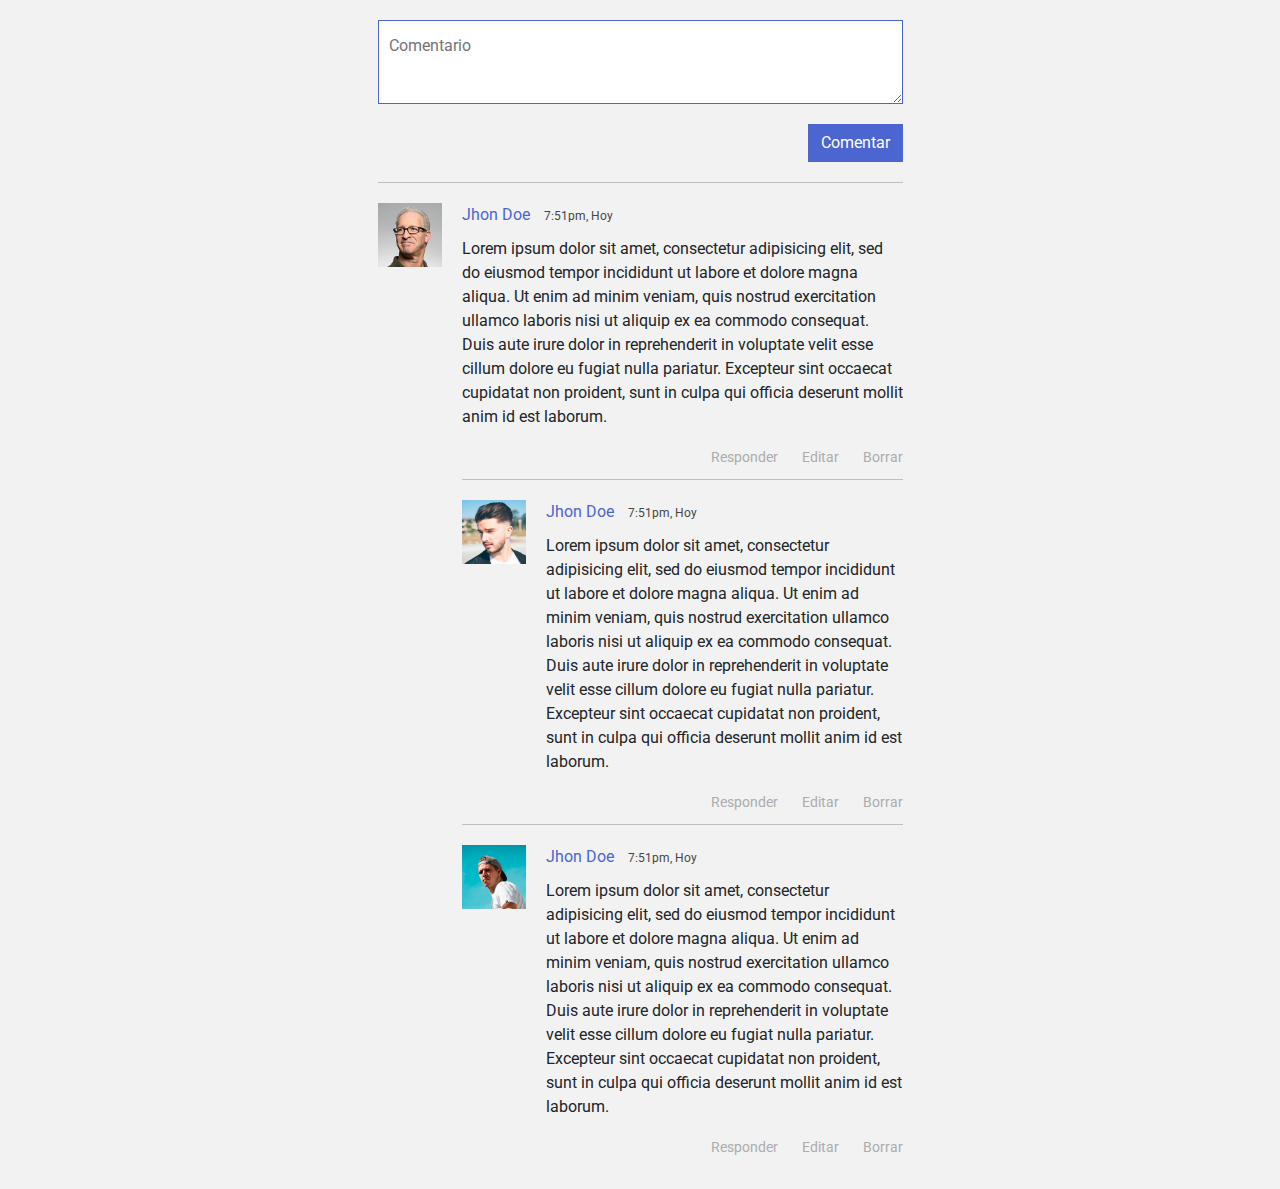
<file: practicas/comentarios/index.html>
<!DOCTYPE html>
<html lang="es">
<head>
	<meta charset="UTF-8">
	<title>Comentarios</title>
	<meta name="viewport" content="width=device-width, user-scalable=no, initial-scale=1.0, maximum-scale=1.0, minimum-scale=1.0">
	<link rel="stylesheet" href="css/bootstrap.min.css">
	<link href="https://fonts.googleapis.com/css?family=Roboto" rel="stylesheet">
	<link rel="stylesheet" href="css/estilos.css">
</head>
<body>
	<div class="container">
		<div class="row comentarios justify-content-center">
			<div class="col-6">
				<form action="" class="form_comentarios d-flex justify-content-end flex-wrap">
					<textarea name="" id="" placeholder="Comentario"></textarea>
					<button class="btn" type="button">Comentar</button>
				</form>

				<div class="media">
					<img src="img/persona1.jpg" width="64" height="64" alt="">
					<div class="media-body">
						<p class="nombre">Jhon Doe <span>7:51pm, Hoy</span></p>
						<p class="comentario">
							Lorem ipsum dolor sit amet, consectetur adipisicing elit, sed do eiusmod
							tempor incididunt ut labore et dolore magna aliqua. Ut enim ad minim veniam,
							quis nostrud exercitation ullamco laboris nisi ut aliquip ex ea commodo
							consequat. Duis aute irure dolor in reprehenderit in voluptate velit esse
							cillum dolore eu fugiat nulla pariatur. Excepteur sint occaecat cupidatat non
							proident, sunt in culpa qui officia deserunt mollit anim id est laborum.
						</p>
						<div class="botones text-right">
							<a href="#">Responder</a>
							<a href="#">Editar</a>
							<a href="#">Borrar</a>
						</div>

						<div class="media">
							<img src="img/persona2.jpg" width="64" height="64" alt="">
							<div class="media-body">
								<p class="nombre">Jhon Doe <span>7:51pm, Hoy</span></p>
								<p class="comentario">
									Lorem ipsum dolor sit amet, consectetur adipisicing elit, sed do eiusmod
									tempor incididunt ut labore et dolore magna aliqua. Ut enim ad minim veniam,
									quis nostrud exercitation ullamco laboris nisi ut aliquip ex ea commodo
									consequat. Duis aute irure dolor in reprehenderit in voluptate velit esse
									cillum dolore eu fugiat nulla pariatur. Excepteur sint occaecat cupidatat non
									proident, sunt in culpa qui officia deserunt mollit anim id est laborum.
								</p>
								<div class="botones text-right">
									<a href="#">Responder</a>
									<a href="#">Editar</a>
									<a href="#">Borrar</a>
								</div>
							</div>
						</div>

						<div class="media">
							<img src="img/persona3.jpg" width="64" height="64" alt="">
							<div class="media-body">
								<p class="nombre">Jhon Doe <span>7:51pm, Hoy</span></p>
								<p class="comentario">
									Lorem ipsum dolor sit amet, consectetur adipisicing elit, sed do eiusmod
									tempor incididunt ut labore et dolore magna aliqua. Ut enim ad minim veniam,
									quis nostrud exercitation ullamco laboris nisi ut aliquip ex ea commodo
									consequat. Duis aute irure dolor in reprehenderit in voluptate velit esse
									cillum dolore eu fugiat nulla pariatur. Excepteur sint occaecat cupidatat non
									proident, sunt in culpa qui officia deserunt mollit anim id est laborum.
								</p>
								<div class="botones text-right">
									<a href="#">Responder</a>
									<a href="#">Editar</a>
									<a href="#">Borrar</a>
								</div>
							</div>
						</div>
					</div>
				</div>
			</div>
		</div>
	</div>
	
	<script src="js/jquery-3.2.1.min.js"></script>
	<script src="js/popper.min.js"></script>
	<script src="js/bootstrap.min.js"></script>
</body>
</html>
</file>
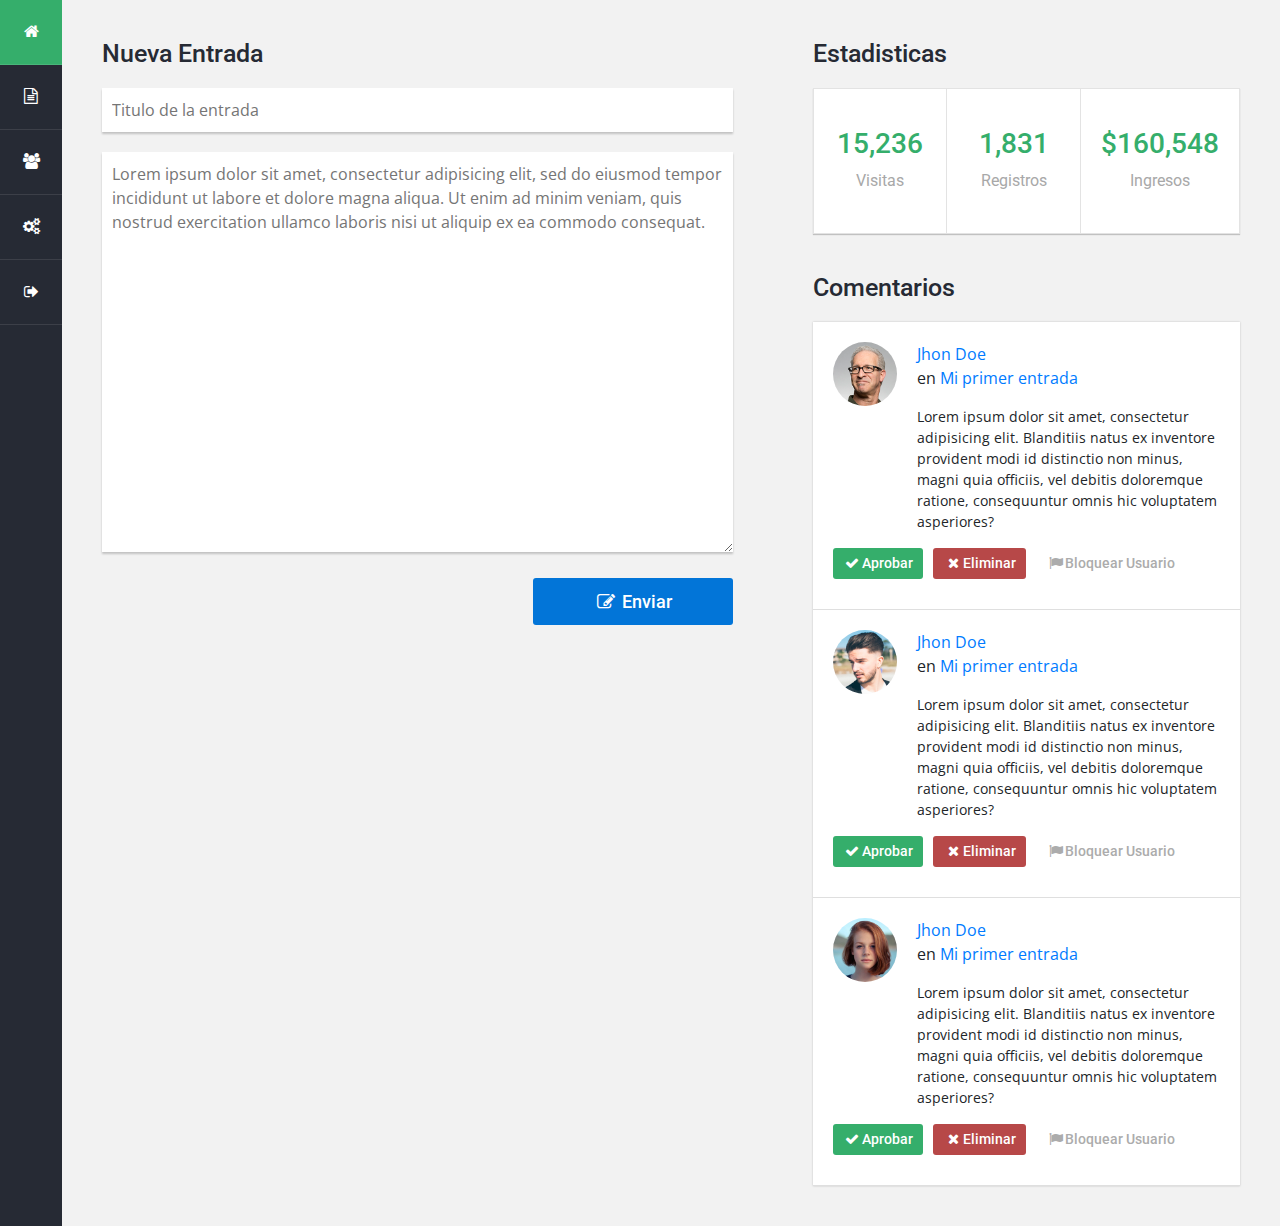
<file: practicas/dashboard/index.html>
<!DOCTYPE html>
<html lang="es">
<head>
	<meta charset="UTF-8">
	<meta name="viewport" content="width=device-width, user-scalable=no, initial-scale=1.0, maximum-scale=1.0, minimum-scale=1.0">
	<title>Dashboard</title>
	<link rel="stylesheet" href="css/bootstrap.min.css">
	<link href="https://fonts.googleapis.com/css?family=Open+Sans:400,700|Roboto:300,400,500" rel="stylesheet">
	<link rel="stylesheet" href="css/fontello.css">
	<link rel="stylesheet" href="css/estilos.css">
</head>
<body>
	<div class="container-fluid">
		<div class="row">
			<div class="barra-lateral col-12 col-sm-auto">
				<div class="logo">
					<h2>Dashboard</h2>
				</div>
				<nav class="menu d-flex d-sm-block justify-content-center flex-wrap">
					<a href="#"><i class="icon-home"></i><span>Inicio</span></a>
					<a href="#"><i class="icon-doc-text"></i><span>Entradas</span></a>
					<a href="#"><i class="icon-users"></i><span>Usuarios</span></a>
					<a href="#"><i class="icon-cog-alt"></i><span>Configuracion</span></a>
					<a href="#"><i class="icon-logout"></i><span>Salir</span></a>
				</nav>
			</div>

			<main class="main col">
				<div class="row">
					<div class="columna col-lg-7">
						<div class="widget nueva_entrada">
							<h3 class="titulo">Nueva Entrada</h3>
							<form action="">
								<input type="text" placeholder="Titulo de la entrada">
								<textarea placeholder="Lorem ipsum dolor sit amet, consectetur adipisicing elit, sed do eiusmod tempor incididunt ut labore et dolore magna aliqua. Ut enim ad minim veniam, quis nostrud exercitation ullamco laboris nisi ut aliquip ex ea commodo consequat."></textarea>
								<div class="d-flex justify-content-end">
									<button><i class="icon icon-edit"></i> Enviar</button>
								</div>
							</form>
						</div>
					</div>

					<div class="columna col-lg-5">
						<div class="widget estadisticas">
							<h3 class="titulo">Estadisticas</h3>
							<div class="contenedor d-flex flex-wrap">
								<div class="caja">
									<h3>15,236</h3>
									<p>Visitas</p>
								</div>
								<div class="caja">
									<h3>1,831</h3>
									<p>Registros</p>
								</div>
								<div class="caja">
									<h3>$160,548</h3>
									<p>Ingresos</p>
								</div>
							</div>
						</div>

						<div class="widget comentarios">
							<h3 class="titulo">Comentarios</h3>
							<div class="contenedor">
								<div class="comentario d-flex flex-wrap">
									<div class="foto">
										<a href="#">
											<img src="img/persona1.jpg" width="100" alt="">
										</a>
									</div>
									<div class="texto">
										<a href="#">Jhon Doe</a>
										<p>en <a href="#">Mi primer entrada</a></p>
										<p class="texto-comentario">
											Lorem ipsum dolor sit amet, consectetur adipisicing elit. Blanditiis natus ex inventore provident modi id distinctio non minus, magni quia officiis, vel debitis doloremque ratione, consequuntur omnis hic voluptatem asperiores?
										</p>
									</div>
									<div class="botones d-flex justify-content-start flex-wrap w-100">
										<button class="aprobar"><i class="icono icon-ok"></i>Aprobar</button>
										<button class="eliminar"><i class="icono icon-cancel"></i>Eliminar</button>
										<button class="bloquear"><i class="icono icon-flag"></i>Bloquear Usuario</button>
									</div>
								</div>	

								<div class="comentario d-flex flex-wrap">
									<div class="foto">
										<a href="#">
											<img src="img/persona2.jpg" width="100" alt="">
										</a>
									</div>
									<div class="texto">
										<a href="#">Jhon Doe</a>
										<p>en <a href="#">Mi primer entrada</a></p>
										<p class="texto-comentario">
											Lorem ipsum dolor sit amet, consectetur adipisicing elit. Blanditiis natus ex inventore provident modi id distinctio non minus, magni quia officiis, vel debitis doloremque ratione, consequuntur omnis hic voluptatem asperiores?
										</p>
									</div>
									<div class="botones d-flex justify-content-start flex-wrap w-100">
										<button class="aprobar"><i class="icono icon-ok"></i>Aprobar</button>
										<button class="eliminar"><i class="icono icon-cancel"></i>Eliminar</button>
										<button class="bloquear"><i class="icono icon-flag"></i>Bloquear Usuario</button>
									</div>
								</div>

								<div class="comentario d-flex flex-wrap">
									<div class="foto">
										<a href="#">
											<img src="img/persona3.jpg" width="100" alt="">
										</a>
									</div>
									<div class="texto">
										<a href="#">Jhon Doe</a>
										<p>en <a href="#">Mi primer entrada</a></p>
										<p class="texto-comentario">
											Lorem ipsum dolor sit amet, consectetur adipisicing elit. Blanditiis natus ex inventore provident modi id distinctio non minus, magni quia officiis, vel debitis doloremque ratione, consequuntur omnis hic voluptatem asperiores?
										</p>
									</div>
									<div class="botones d-flex justify-content-start flex-wrap w-100">
										<button class="aprobar"><i class="icono icon-ok"></i>Aprobar</button>
										<button class="eliminar"><i class="icono icon-cancel"></i>Eliminar</button>
										<button class="bloquear"><i class="icono icon-flag"></i>Bloquear Usuario</button>
									</div>
								</div>				
							</div>
						</div>
					</div>
				</div>
			</main>
		</div>
	</div>
	
	<!-- Usar la CDN requiere acceso a Internet -->
	<!-- <script src="https://code.jquery.com/jquery-3.2.1.min.js"></script> -->

	
	<script src="js/jquery-3.2.1.min.js"></script>
	<script src="js/popper.min.js"></script>
	<script src="js/bootstrap.min.js"></script>
</body>
</html>
</file>
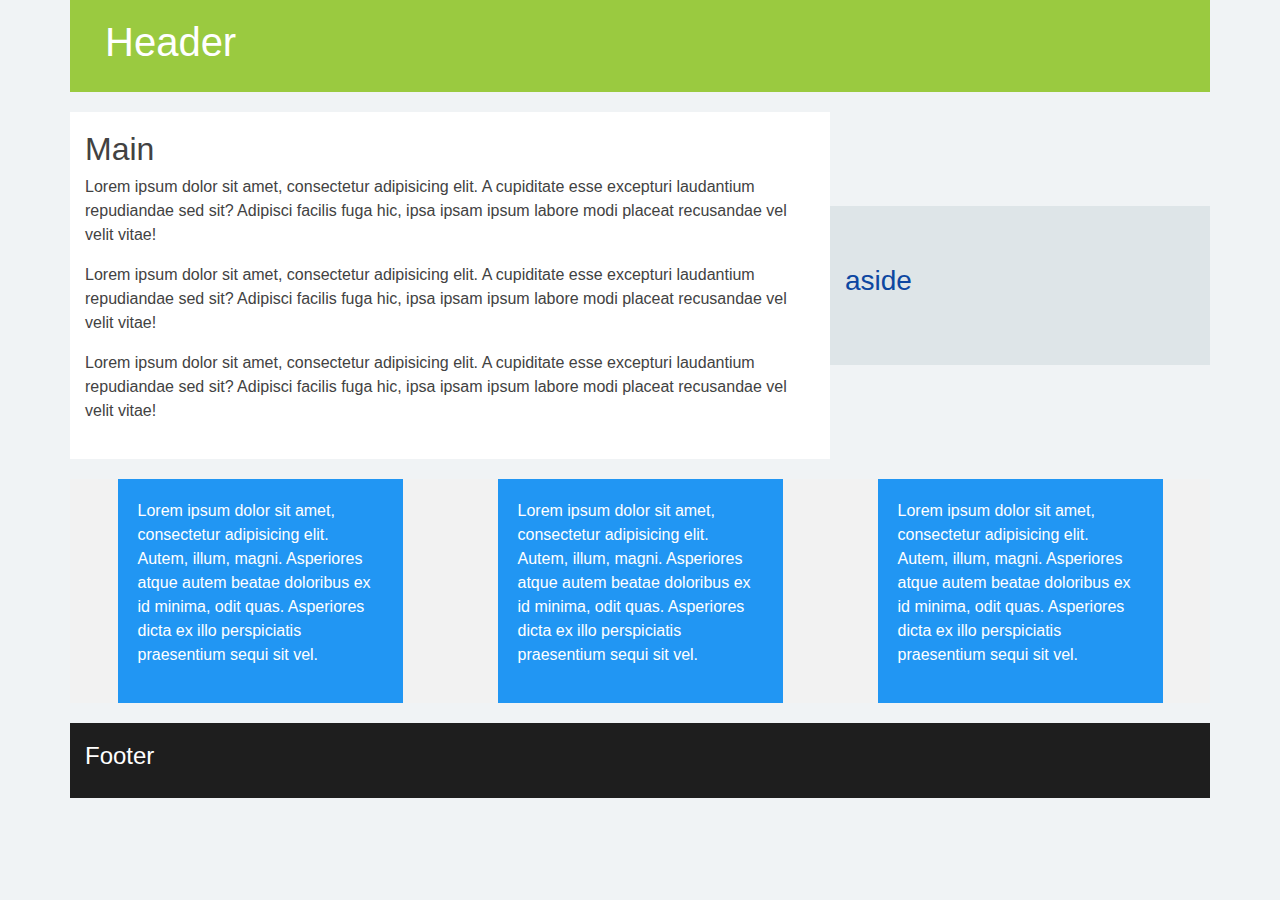
<file: practicas/grid/index.html>
<!DOCTYPE html>
<html lang="es">
<head>
    <meta charset="UTF-8">
    <title>Plantilla</title>
    <meta name="viewport"
          content="width=device-width, user-scalable=no, initial-scale=1.0, maximum-scale=1.0, minimum-scale=1.0">
    <link rel="stylesheet" href="css/bootstrap.min.css">
    <link rel="stylesheet" href="css/estilos.css">
</head>
<body>
<div class="container">
    <header class="row">
        <div class="col">
            <h1>Header</h1>
        </div>
    </header>
    <!--
    align-items-center alinea todas las columnas
    align-self-center alinea solo la columna que lo tenga
    -->
    <section class="contenedor-main row">
        <main class="col-md-8">
            <h2>Main</h2>
            <p>Lorem ipsum dolor sit amet, consectetur adipisicing elit. A cupiditate esse excepturi laudantium
                repudiandae sed sit? Adipisci facilis fuga hic, ipsa ipsam ipsum labore modi placeat recusandae vel
                velit vitae!</p>
            <p>Lorem ipsum dolor sit amet, consectetur adipisicing elit. A cupiditate esse excepturi laudantium
                repudiandae sed sit? Adipisci facilis fuga hic, ipsa ipsam ipsum labore modi placeat recusandae vel
                velit vitae!</p>
            <p>Lorem ipsum dolor sit amet, consectetur adipisicing elit. A cupiditate esse excepturi laudantium
                repudiandae sed sit? Adipisci facilis fuga hic, ipsa ipsam ipsum labore modi placeat recusandae vel
                velit vitae!</p>

        </main>
        <aside class="col-md-4 align-self-center">
            <h3>aside</h3>
        </aside>
    </section>
    <section class="row widgets justify-content-around">
        <div class="col-12 col-md-4 col-lg-3">
            <p>Lorem ipsum dolor sit amet, consectetur adipisicing elit. Autem, illum, magni. Asperiores atque autem
                beatae doloribus ex id minima, odit quas. Asperiores dicta ex illo perspiciatis praesentium sequi sit
                vel.</p>
        </div>
        <div class="col-12 col-md-4 col-lg-3">
            <p>Lorem ipsum dolor sit amet, consectetur adipisicing elit. Autem, illum, magni. Asperiores atque autem
                beatae doloribus ex id minima, odit quas. Asperiores dicta ex illo perspiciatis praesentium sequi sit
                vel.</p>
        </div>
        <div class="col-12 col-md-3">
            <p>Lorem ipsum dolor sit amet, consectetur adipisicing elit. Autem, illum, magni. Asperiores atque autem
                beatae doloribus ex id minima, odit quas. Asperiores dicta ex illo perspiciatis praesentium sequi sit
                vel.</p>
        </div>
    </section>
    <footer class="row">
        <div class="col">
            <h4>Footer</h4>
        </div>
    </footer>
</div>

<script src="js/jquery-3.2.1.min.js"></script>
<script src="js/popper.min.js"></script>
<script src="js/bootstrap.min.js"></script>
</body>
</html>
</file>
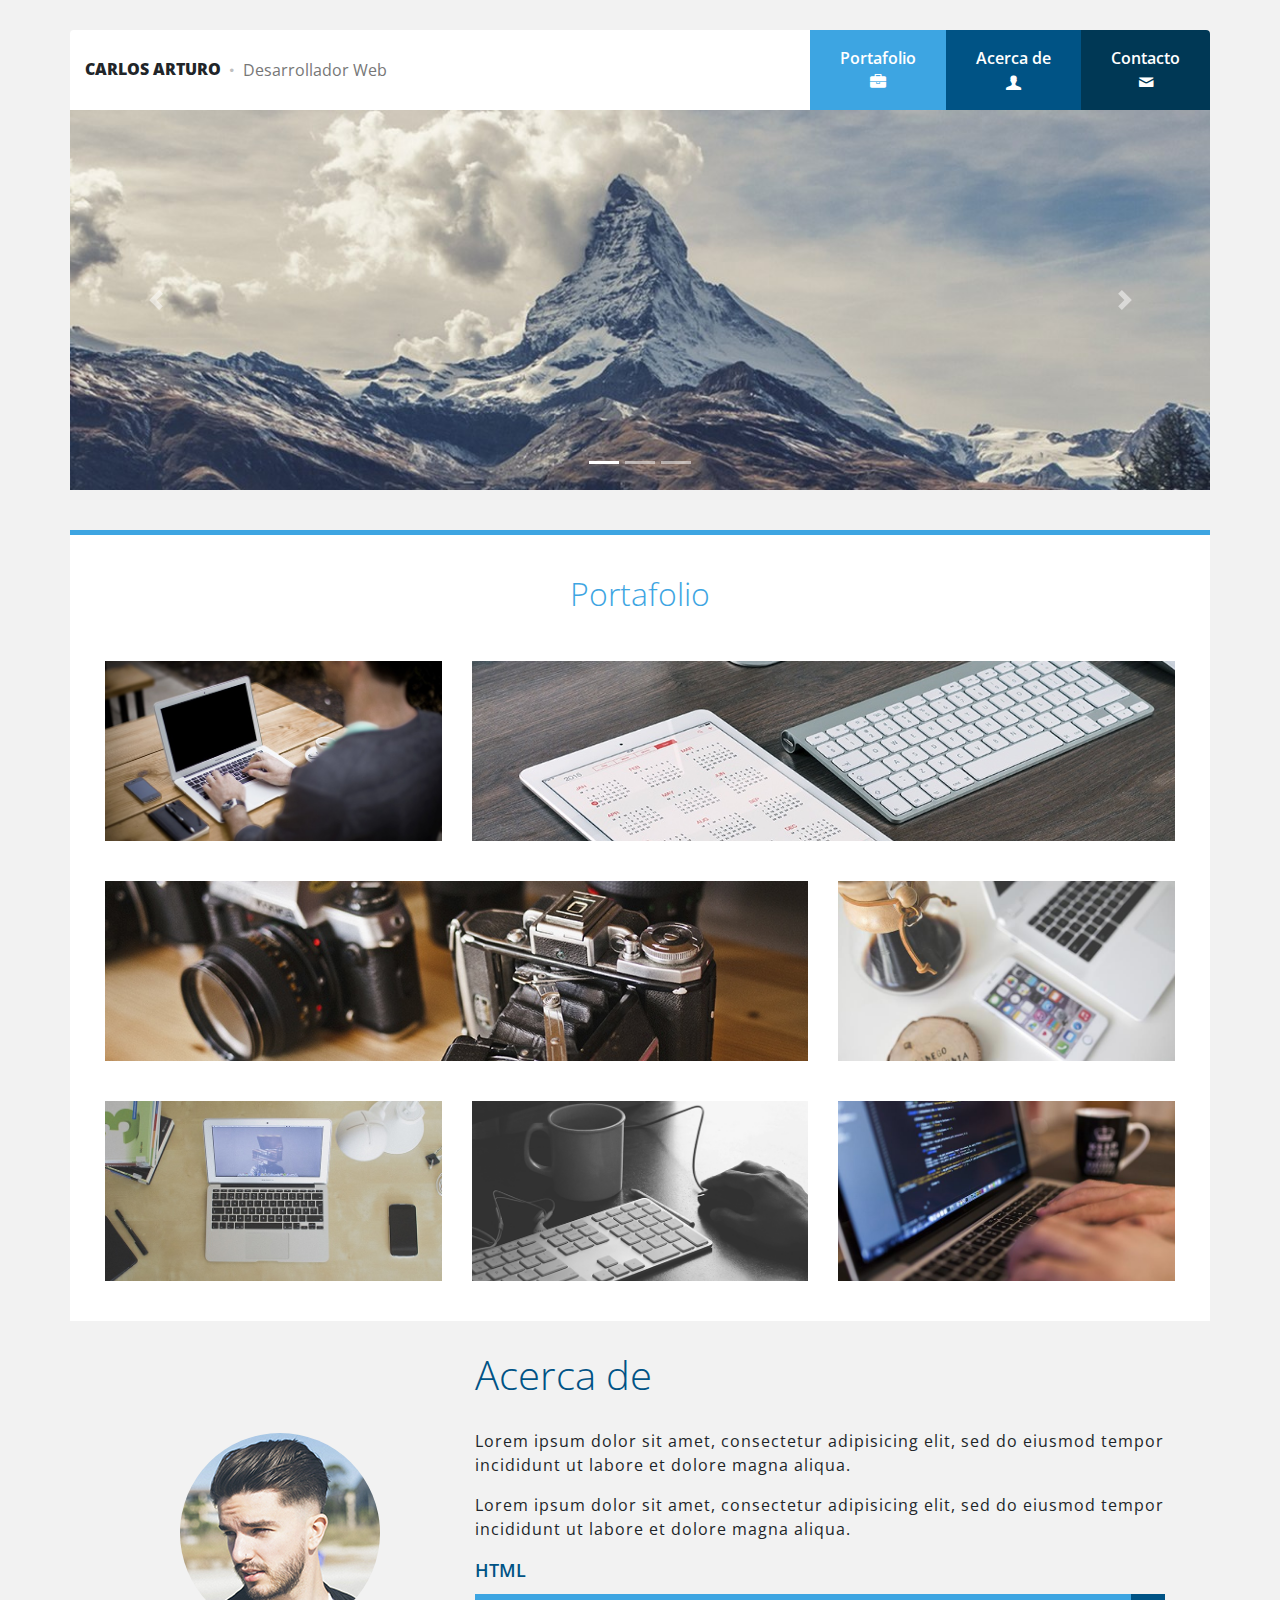
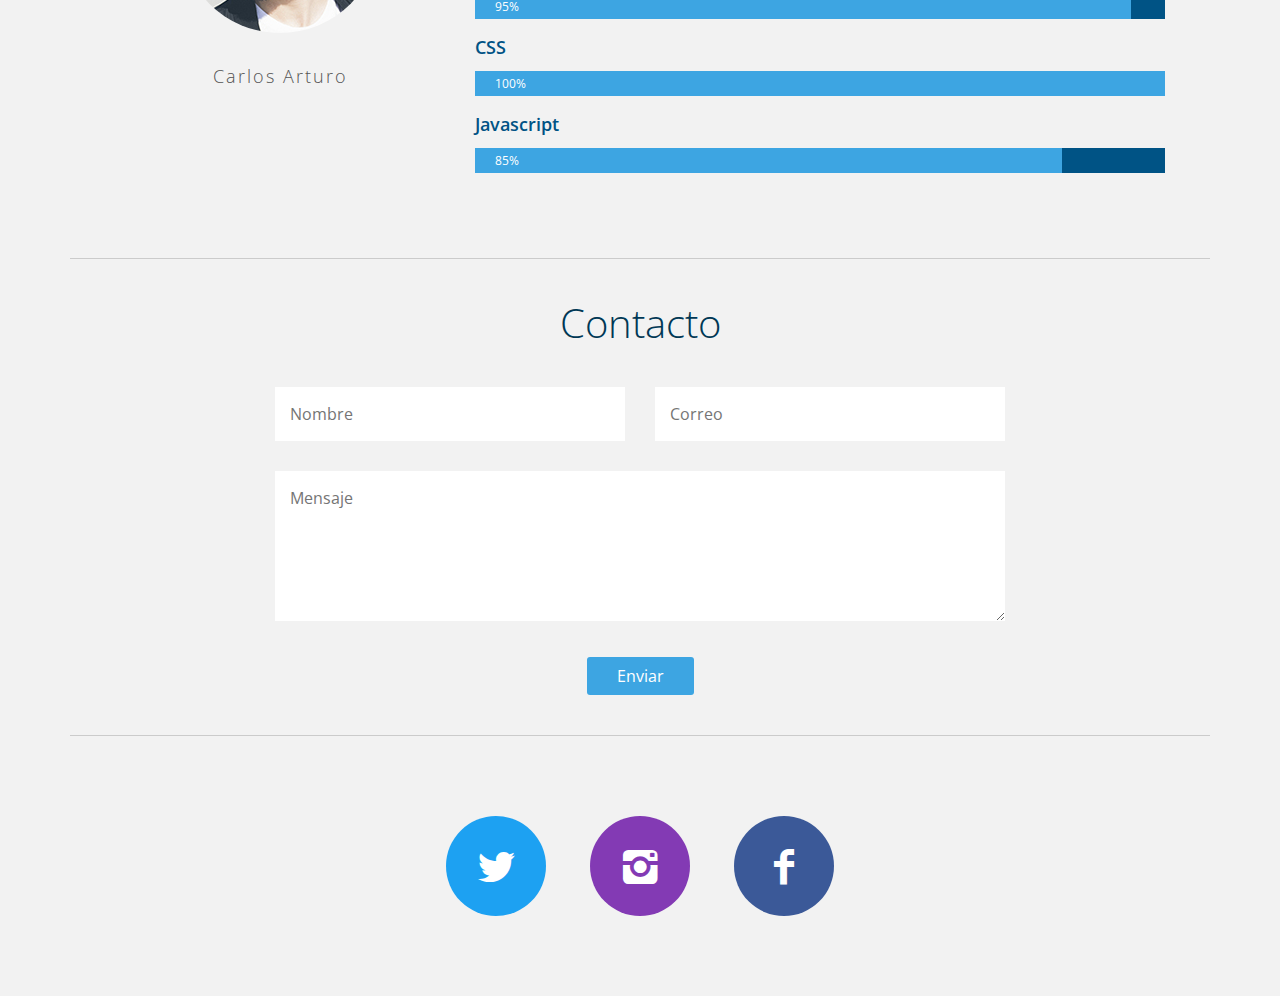
<file: practicas/portafolio/index.html>
<!DOCTYPE html>
<html lang="en">
<head>
	<meta charset="UTF-8">
	<meta name="viewport" content="width=device-width, initial-scale=1.0">
	<title>Portafolio de Carlos Arturo</title>
	<link rel="stylesheet" href="css/bootstrap.min.css">
	<link href="https://fonts.googleapis.com/css?family=Open+Sans:300,400,600,700,800" rel="stylesheet">
	<link rel="stylesheet" href="css/fontello.css">
	<link rel="stylesheet" href="css/estilos.css">
</head>
<body>
	<header>
		<div class="container">
			<!-- Logo + Menu -->
			<div class="nav row rounded-top align-items-strech justify-content-between">
				<!-- Logotipo -->
				<div class="col-md-12 col-lg logo d-flex align-items-center justify-content-center justify-content-lg-start">
					<h2>Carlos Arturo</h2>
					<span class="icono icon-dot"></span>
					<p>Desarrollador Web</p>
				</div>

				<!-- Menu -->
				<nav class="col-md-12 col-lg-auto menu d-flex align-items-stretch flex-wrap flex-sm-nowrap">
					<a href="#" class="c-1 d-flex align-items-center">
						<div class="d-flex flex-column text-center">
							<span>Portafolio</span>
							<i class="icono icon-briefcase"></i>
						</div>
					</a>
					<a href="#" class="c-2 d-flex align-items-center">
						<div class="d-flex flex-column text-center">
							<span>Acerca de</span>
							<i class="icono icon-user"></i>
						</div>
					</a>
					<a href="#" class="c-3 d-flex align-items-center">
						<div class="d-flex flex-column text-center">
							<span>Contacto</span>
							<i class="icono icon-mail"></i>
						</div>
					</a>
				</nav>
			</div>

			<!-- Slider -->
			<div class="row slider">
				<div class="col">
					<div class="carousel slide" id="slider" data-ride="carousel">
						<ol class="carousel-indicators">
							<li data-target="#slider" data-slide-to="0" class="active"></li>
							<li data-target="#slider" data-slide-to="1"></li>
							<li data-target="#slider" data-slide-to="2"></li>
						</ol>
						<div class="carousel-inner">
							<div class="carousel-item active">
								<img src="img/slide1.jpg" alt="Slide #1" class="d-block img-fluid">
							</div>
							<div class="carousel-item">
								<img src="img/slide2.jpg" alt="Slide #2" class="d-block img-fluid">
							</div>
							<div class="carousel-item">
								<img src="img/slide3.jpg" alt="Slide #3" class="d-block img-fluid">
							</div>
						</div>

						<a href="#slider" class="carousel-control-prev" data-slide="prev">
							<span class="carousel-control-prev-icon" aria-hidden="true"></span>
							<span class="sr-only">Anterior</span>
						</a>
						<a href="#slider" class="carousel-control-next" data-slide="next">
							<span class="carousel-control-next-icon" aria-hidden="true"></span>
							<span class="sr-only">Siguiente</span>
						</a>
					</div>
				</div>
			</div>
		</div>
	</header>

	<main>
		<div class="container">
			<!-- Seccion Portafolio -->
			<div class="row portafolio">
				<div class="col">
					<h2 class="titulo">Portafolio</h2>
					<div class="row galeria justify-content-center">
						<div class="contenedor-imagen col-6 col-lg-4">
							<a href="#" data-toggle="modal" data-target="#modal">
								<img src="img/img-1.jpg" class="img-fluid imagen" alt="">
							</a>
						</div>
						<div class="contenedor-imagen col-12 col-lg-8">
							<a href="#" data-toggle="modal" data-target="#modal">
								<img src="img/img-2.jpg" class="img-fluid imagen" alt="">
							</a>
						</div>
						<div class="contenedor-imagen col-12 col-lg-8">
							<a href="#" data-toggle="modal" data-target="#modal">
								<img src="img/img-3.jpg" class="img-fluid imagen" alt="">
							</a>
						</div>
						<div class="contenedor-imagen col-6 col-lg-4">
							<a href="#" data-toggle="modal" data-target="#modal">
								<img src="img/img-4.jpg" class="img-fluid imagen" alt="">
							</a>
						</div>
						<div class="contenedor-imagen col-6 col-lg-4">
							<a href="#" data-toggle="modal" data-target="#modal">
								<img src="img/img-5.jpg" class="img-fluid imagen" alt="">
							</a>
						</div>
						<div class="contenedor-imagen col-6 col-lg-4">
							<a href="#" data-toggle="modal" data-target="#modal">
								<img src="img/img-6.jpg" class="img-fluid imagen" alt="">
							</a>
						</div>
						<div class="contenedor-imagen col-6 col-lg-4">
							<a href="#" data-toggle="modal" data-target="#modal">
								<img src="img/img-7.jpg" class="img-fluid imagen" alt="">
							</a>
						</div>

						<!-- Ventana Modal -->
						<div class="modal fade" id="modal">
							<div class="modal-dialog d-flex justify-content-center align-items-center">
								<div class="modal-content">
									<img src="img/img-1.jpg" alt="" id="imagen-modal" class="">
								</div>
							</div>
						</div>
					</div>
				</div>
			</div>

			<!-- Seccion Acerca de -->
			<div class="row acerca-de align-items-center">
				<div class="col-12 col-lg-4 foto">
					<img src="img/foto.jpg" class="rounded-circle img-fluid" alt="">
					<p class="nombre">Carlos Arturo</p>
				</div>
				<div class="col-12 col-lg-8 info">
					<h2 class="titulo">Acerca de</h2>
					<p class="resumen">Lorem ipsum dolor sit amet, consectetur adipisicing elit, sed do eiusmod
					tempor incididunt ut labore et dolore magna aliqua.</p>
					<p class="resumen">Lorem ipsum dolor sit amet, consectetur adipisicing elit, sed do eiusmod
					tempor incididunt ut labore et dolore magna aliqua.</p>

					<p class="label">HTML</p>
					<div class="progress">
						<div class="progress-bar" style="width:95%;">95%</div>
					</div>

					<p class="label">CSS</p>
					<div class="progress">
						<div class="progress-bar" style="width:100%;">100%</div>
					</div>

					<p class="label">Javascript</p>
					<div class="progress">
						<div class="progress-bar" style="width:85%;">85%</div>
					</div>
				</div>
			</div>

			<!-- Seccion de Contacto -->
			<div class="row contacto justify-content-center">
				<div class="col-12 col-lg-8">
					<h2 class="titulo">Contacto</h2>
					<form action="" class="formulario">
						<div class="form-group row">
							<div class="col-12 col-md-6">
								<input type="text" name="" id="" placeholder="Nombre">
							</div>
							<div class="col-12 col-md-6">
								<input type="email" name="" id="" placeholder="Correo">
							</div>
						</div>
						<textarea name="" id="" placeholder="Mensaje"></textarea>
						<div class="form-group d-flex justify-content-center">
							<input type="submit" class="boton" value="Enviar">
						</div>
					</form>
				</div>
			</div>
		</div>
	</main>
	
	<footer>
		<div class="container">
			<div class="row redes-sociales justify-content-center">
				<div class="col-auto">
					<a href="#" class="icono icon-twitter twitter"></a>
					<a href="#" class="icono icon-instagram instagram"></a>
					<a href="#" class="icono icon-facebook facebook"></a>
				</div>
			</div>
		</div>
	</footer>
	
	<script src="js/jquery-3.3.1.min.js"></script>
	<script src="js/popper.min.js"></script>
	<script src="js/bootstrap.min.js"></script>
	<script src="js/scripts.js"></script>
</body>
</html>
</file>
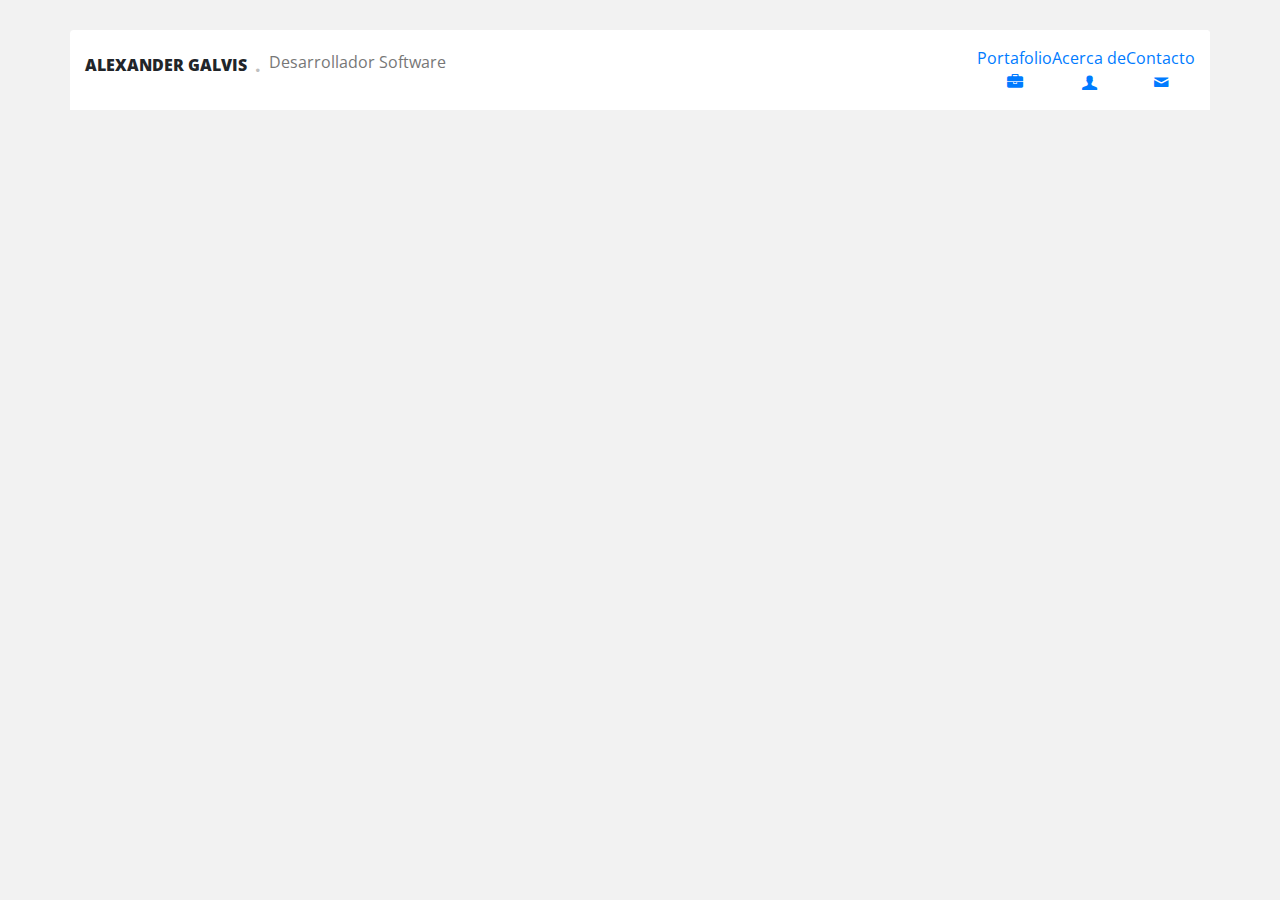
<file: practicas/portafolio_v2/index.html>
<!DOCTYPE html>
<html lang="en">
<head>
	<meta charset="UTF-8">
	<meta name="viewport" content="width=device-width, initial-scale=1.0">
	<title>Portafolio de Alexander Galvis</title>
	<link rel="stylesheet" href="css/bootstrap.min.css">
	<link href="https://fonts.googleapis.com/css?family=Open+Sans:300,400,600,700,800" rel="stylesheet">
	<link rel="stylesheet" href="css/fontello.css">
	<link rel="stylesheet" href="css/estilos.css">
</head>
<body>
	<header>
		<div class="container">
			<div class="nav row rounded-top align-items-sm-stretch justify-content-between">
				<div class="col-md-12 col-lg logo d-flex align-items-center justify-content-center justify-content-lg-start">
					<h2>Alexander Galvis</h2>
					<span class="icono icon-dot"></span>
					<p>Desarrollador Software</p>
				</div>
				<nav class="nav col-md-12 col-lg-auto menu d-flex align-items-stretch flex-wrap flex-sm-nowrap">
					<a href="#" class="c-1 d-flex align-items-center">
						<div class="d-flex flex-column text-center">
							<span>Portafolio</span>
							<i class="icono icon-briefcase"></i>
						</div>
					</a>
					<a href="#" class="c-2 d-flex align-items-center">
						<div class="d-flex flex-column text-center">
							<span>Acerca de</span>
							<i class="icono icon-user"></i>
						</div>
					</a>
					<a href="#" class="c-3 d-flex align-items-center">
						<div class="d-flex flex-column text-center">
							<span>Contacto</span>
							<i class="icono icon-mail"></i>
						</div>
					</a>
				</nav>
			</div>

		</div>
	</header>

	<script src="js/jquery-3.3.1.min.js"></script>
	<script src="js/popper.min.js"></script>
	<script src="js/bootstrap.min.js"></script>
	<script src="js/scripts.js"></script>
</body>
</html>
</file>
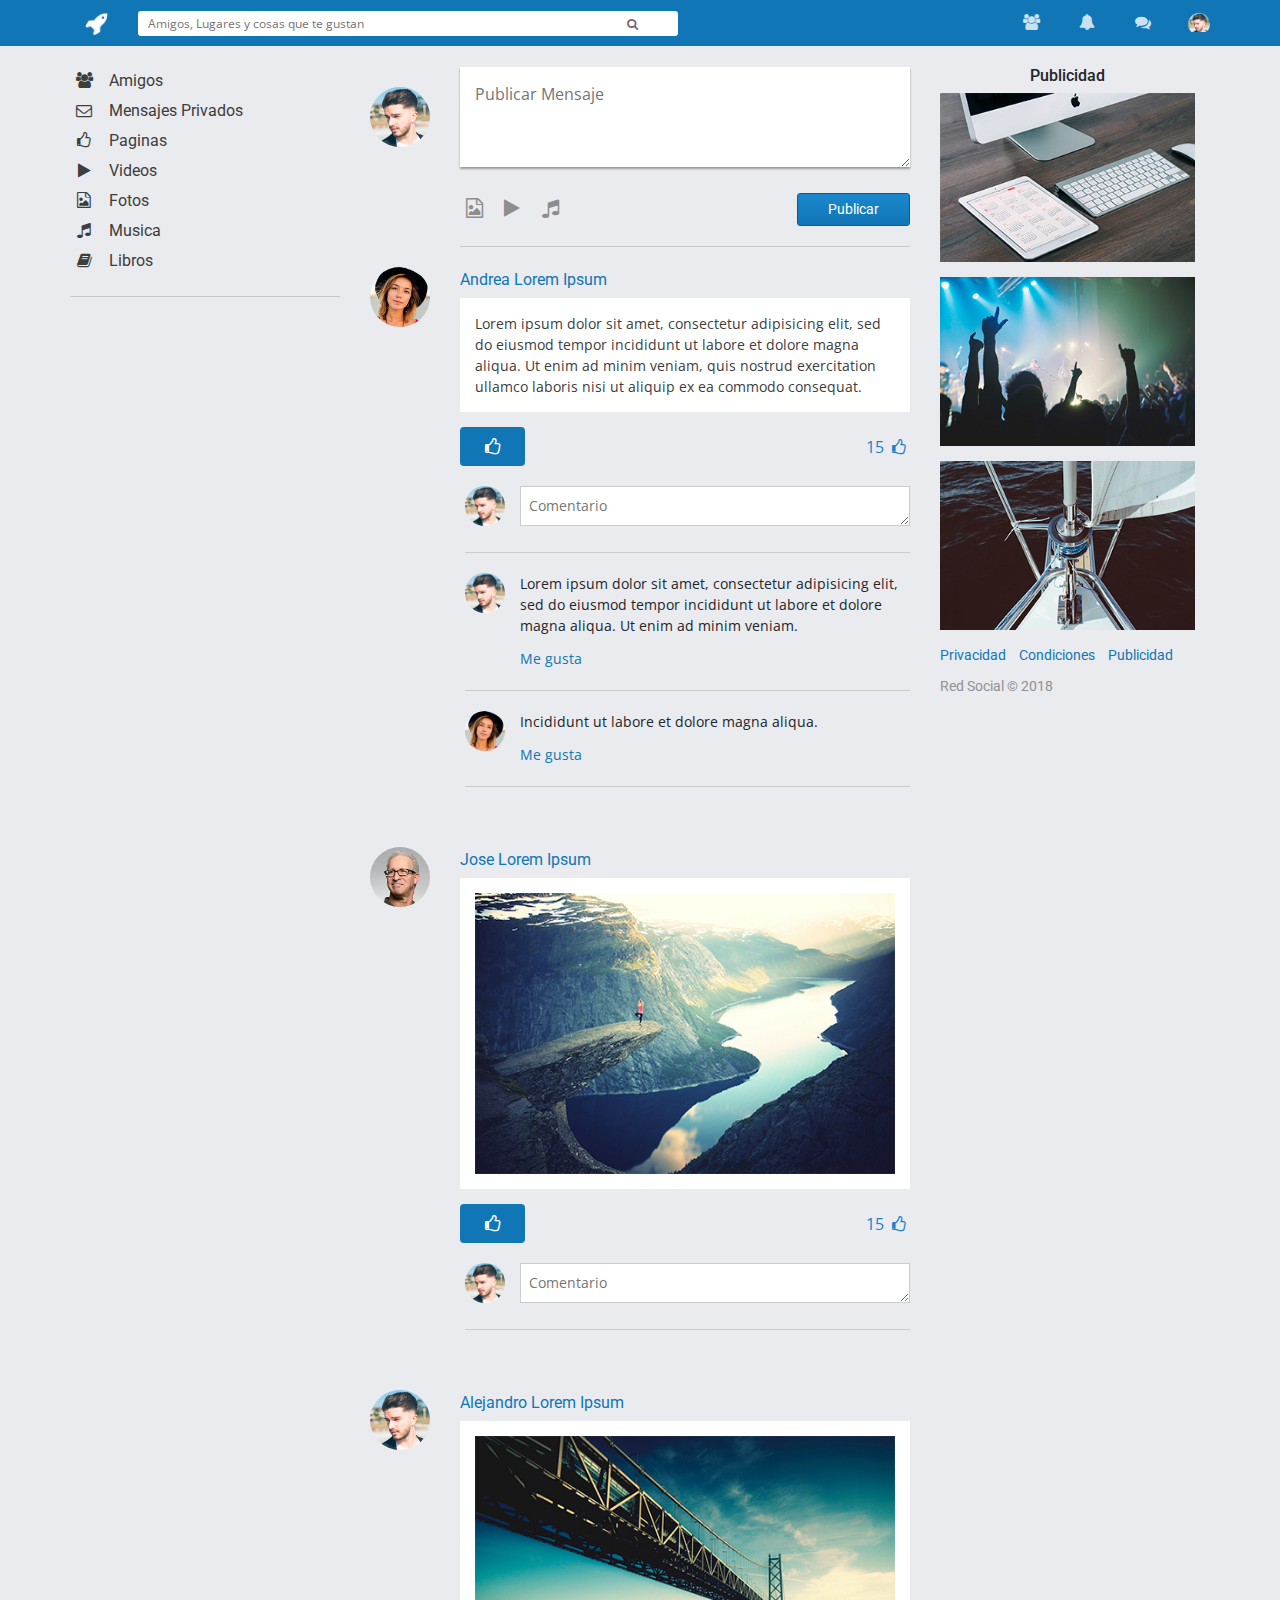
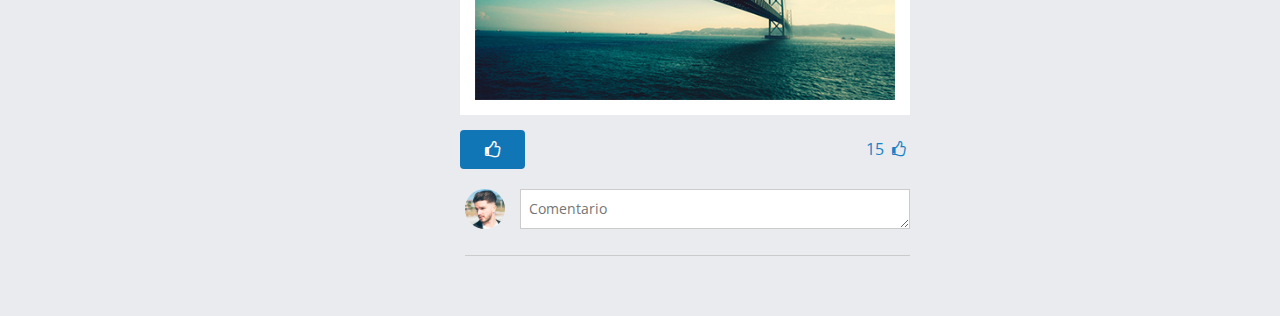
<file: practicas/red-social/index.html>
<!DOCTYPE html>
<html lang="en">
<head>
	<meta charset="UTF-8">
	<meta name="viewport" content="width=device-width, initial-scale=1.0">
	<link href="https://fonts.googleapis.com/css?family=Open+Sans|Roboto" rel="stylesheet">
	<link rel="stylesheet" href="css/fontello.css">
	<link rel="stylesheet" href="css/bootstrap.min.css">
	<link rel="stylesheet" href="css/estilos.css">
	<title>Red Social</title>
</head>
<body>
	<!-- HEADER -->
	<header>
		<div class="container">
			<div class="row">
				<!-- COLUMNA DEL LOGOTIPO -->
				<div class="col-auto d-none d-md-block logo">
					<a href="#"><img src="img/logo.png" alt=""></a>
				</div>
				<!-- COLUMNA DE LA BARRA DE BUSQUEDA -->
				<div class="col-12 col-sm-8 col-lg-6 order-2 order-sm-1 buscar mb-2 mb-sm-0">
					<form action="">
						<div class="row no-gutters">
							<div class="col-10">
								<input type="text" name="" id="" placeholder="Amigos, Lugares y cosas que te gustan">
							</div>
							<div class="col-2">
								<button><i class="icon-search"></i></button>
							</div>
						</div>
					</form>
				</div>

				<!-- COLUMNA DEL MENU DE NAVEGACION DERECHO -->
				<nav class="col-12 col-sm-3 col-lg-2 order-1 order-sm-2 menu d-flex justify-content-between ml-auto mb-2 mb-sm-0">
					<a href="#"><i class="icon-users"></i></a>
					<a href="#"><i class="icon-bell-alt"></i></a>
					<a href="#"><i class="icon-chat"></i></a>
					<a href="#" class="imagen"><img src="img/persona2.jpg" width="22" height="22" alt=""></a>
				</nav>
			</div>
		</div>
	</header>

	<!-- MAIN -->
	<main class="container">
		<div class="row">
			<!-- BARRA LATERAL IZQUIERDA -->
			<div class="col-md-3 barra-lateral-izquierda" id="barra-lateral-izquierda">
				<nav>
					<a href="#"><i class="icon-users"></i> Amigos</a>
					<a href="#"><i class="icon-mail"></i> Mensajes Privados</a>
					<a href="#"><i class="icon-thumbs-up"></i> Paginas</a>
					<a href="#"><i class="icon-play"></i> Videos</a>
					<a href="#"><i class="icon-file-image"></i> Fotos</a>
					<a href="#"><i class="icon-music"></i> Musica</a>
					<a href="#"><i class="icon-book"></i> Libros</a>
				</nav>
			</div>

			<a href="#" class="fondo-enlace d-md-none" id="fondo-enlace"></a>

			<!-- CONTENIDO PRINCIPAL -->
			<div class="col contenido-principal">
				<div class="publicar">
					<!-- FILA PARA EL BOTON DE MENU EN DISPOSITIVOS MOVILES -->
					<div class="row">
						<div class="col">
							<!-- BOTON DE MENU EN DISPOSITIVOS MOVILES -->
							<a href="#" class="btn-menu d-md-none d-flex justify-content-between" id="btn-menu">
								<span>Menu</span>
								<i class="icon-menu"></i>
							</a>
						</div>
					</div>

					<!-- FILA PARA EL FORMULARIO DE PUBLICACION -->
					<div class="row">
						<div class="col-auto foto">
							<a href="#">
								<img src="img/persona2.jpg" alt="">
							</a>
						</div>
						<div class="col">
							<!-- FORMULARIO DE PUBLICACION -->
							<form action="">
								<textarea name="mensaje" id="" placeholder="Publicar Mensaje"></textarea>
								<div class="contenedor-botones d-flex justify-content-between">
									<div class="media">
										<a href="#"><i class="icon-file-image"></i></a>
										<a href="#"><i class="icon-play"></i></a>
										<a href="#"><i class="icon-music"></i></a>
									</div>
									<div>
										<button>Publicar</button>
									</div>
								</div>
							</form>
						</div>
					</div>
				</div>

				<!-- PUBLICACION #1 -->
				<div class="publicacion">
					<!-- PUBLICACION / POST -->
					<div class="row">
						<div class="col-auto foto">
							<a href="#">
								<img src="img/persona5.jpg" alt="">
							</a>
						</div>
						<div class="col">
							<div class="post">
								<a href="#" class="nombre">Andrea Lorem Ipsum</a>
								<p class="texto">
									Lorem ipsum dolor sit amet, consectetur adipisicing elit, sed do eiusmod tempor incididunt ut labore et dolore magna aliqua. Ut enim ad minim veniam, quis nostrud exercitation ullamco laboris nisi ut aliquip ex ea commodo consequat. 
								</p>
								<div class="caja-botones d-flex justify-content-between align-items-center">
									<button><i class="icon-thumbs-up"></i></button>
									<p>15 <i class="icon-thumbs-up"></i></p>
								</div>

							</div>
						</div>
					</div>

					<!-- COMENTARIOS -->
					<div class="row">
						<div class="col-10 offset-2">
							<div class="comentarios">
								<div class="row no-gutters comentario">
									<div class="col-auto foto">
										<a href="#">
											<img src="img/persona2.jpg" alt="">
										</a>
									</div>
									<div class="col">
										<form action="">
											<textarea name="" id="" placeholder="Comentario"></textarea>
										</form>
									</div>
								</div>

								<div class="row no-gutters comentario">
									<div class="col-auto foto">
										<a href="#">
											<img src="img/persona2.jpg" alt="">
										</a>
									</div>
									<div class="col">
										<p class="respuesta">
											Lorem ipsum dolor sit amet, consectetur adipisicing elit, sed do eiusmod tempor incididunt ut labore et dolore magna aliqua. 
											Ut enim ad minim veniam.
										</p>
										<a href="#" class="me-gusta">Me gusta</a>
									</div>
								</div>

								<div class="row no-gutters comentario">
									<div class="col-auto foto">
										<a href="#">
											<img src="img/persona5.jpg" alt="">
										</a>
									</div>
									<div class="col">
										<p class="respuesta">
											Incididunt ut labore et dolore magna aliqua.
										</p>
										<a href="#" class="me-gusta">Me gusta</a>
									</div>
								</div>
							</div>
						</div>
					</div>
				</div>

				<!-- PUBLICACION #2 -->
				<div class="publicacion">
					<!-- PUBLICACION / POST -->
					<div class="row">
						<div class="col-auto foto">
							<a href="#">
								<img src="img/persona1.jpg" alt="">
							</a>
						</div>
						<div class="col">
							<div class="post">
								<a href="#" class="nombre">Jose Lorem Ipsum</a>
								<div class="imagen">
									<img src="img/paisaje1.jpg" alt="">
								</div>
								<div class="caja-botones d-flex justify-content-between align-items-center">
									<button><i class="icon-thumbs-up"></i></button>
									<p>15 <i class="icon-thumbs-up"></i></p>
								</div>

							</div>
						</div>
					</div>

					<!-- COMENTARIOS -->
					<div class="row">
						<div class="col-10 offset-2">
							<div class="comentarios">
								<div class="row no-gutters comentario">
									<div class="col-auto foto">
										<a href="#">
											<img src="img/persona2.jpg" alt="">
										</a>
									</div>
									<div class="col">
										<form action="">
											<textarea name="" id="" placeholder="Comentario"></textarea>
										</form>
									</div>
								</div>
							</div>
						</div>
					</div>
				</div>

				<!-- PUBLICACION #3 -->
				<div class="publicacion">
					<!-- PUBLICACION / POST -->
					<div class="row">
						<div class="col-auto foto">
							<a href="#">
								<img src="img/persona2.jpg" alt="">
							</a>
						</div>
						<div class="col">
							<div class="post">
								<a href="#" class="nombre">Alejandro Lorem Ipsum</a>
								<div class="imagen">
									<img src="img/paisaje2.jpg" alt="">
								</div>
								<div class="caja-botones d-flex justify-content-between align-items-center">
									<button><i class="icon-thumbs-up"></i></button>
									<p>15 <i class="icon-thumbs-up"></i></p>
								</div>

							</div>
						</div>
					</div>

					<!-- COMENTARIOS -->
					<div class="row">
						<div class="col-10 offset-2">
							<div class="comentarios">
								<div class="row no-gutters comentario">
									<div class="col-auto foto">
										<a href="#">
											<img src="img/persona2.jpg" alt="">
										</a>
									</div>
									<div class="col">
										<form action="">
											<textarea name="" id="" placeholder="Comentario"></textarea>
										</form>
									</div>
								</div>
							</div>
						</div>
					</div>
				</div>
			</div>

			<!-- BARRA LATERAL DERECHA -->
			<div class="col-3 barra-lateral-derecha d-none d-lg-block">
				<h3>Publicidad</h3>
				<div class="ads">
					<a href="#"><img src="img/ad1.jpg" width="300" alt=""></a>
					<a href="#"><img src="img/ad2.jpg" width="300" alt=""></a>
					<a href="#"><img src="img/ad3.jpg" width="300" alt=""></a>
				</div>

				<!-- FOOTER -->
				<footer>
					<a href="#">Privacidad</a>
					<a href="#">Condiciones</a>
					<a href="#">Publicidad</a>
					<p class="copyright">Red Social © 2018</p>
				</footer>
			</div>
		</div>
	</main>

	<script src="js/jquery-3.3.1.min.js"></script>
	<script src="js/menu.js"></script>
	<script src="js/bootstrap.min.js"></script>
</body>
</html>
</file>
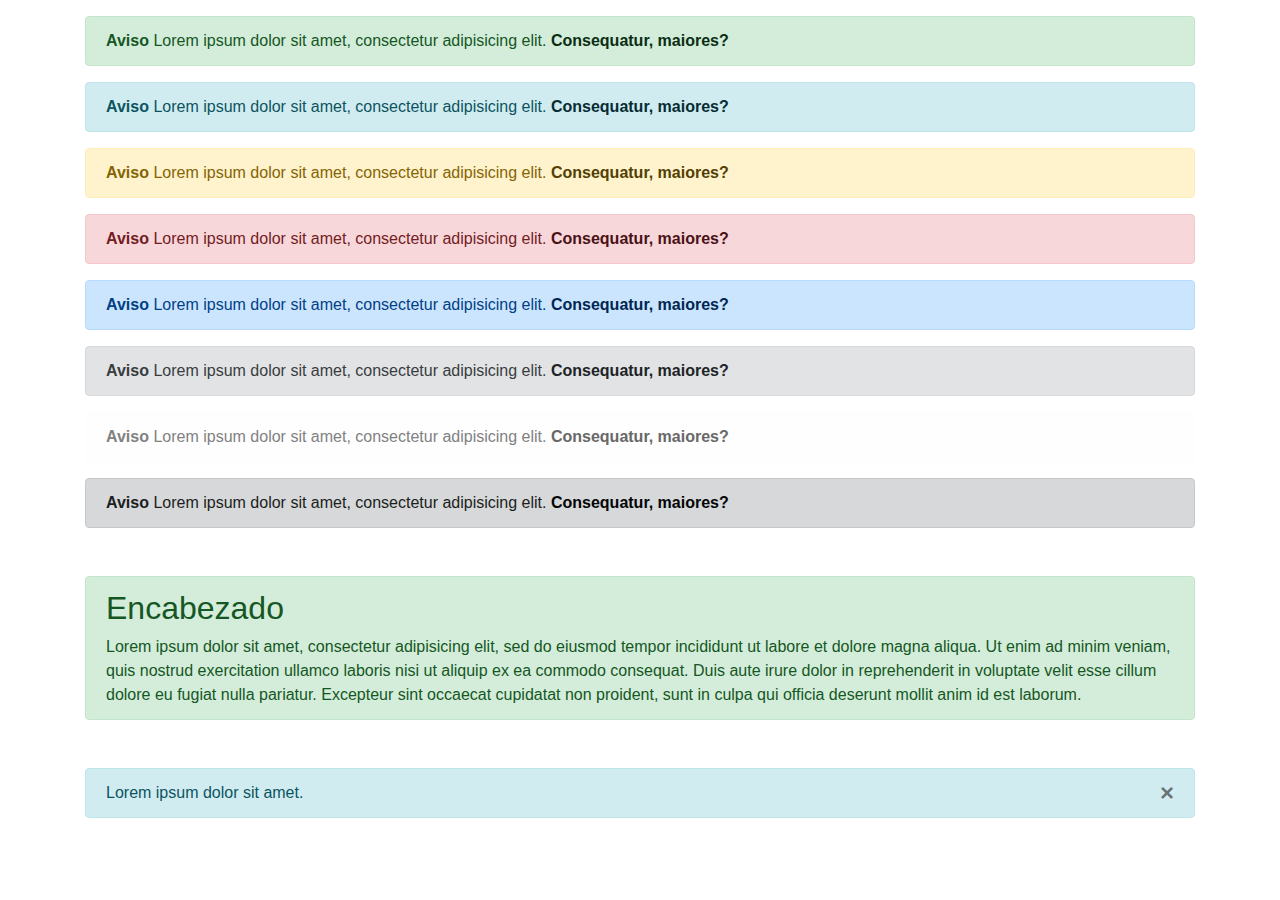
<file: alertas.html>
<!DOCTYPE html>
<html lang="en">
<head>
	<meta charset="UTF-8">
	<title>Alertas</title>
	<meta name="viewport" content="width=device-width, user-scalable=no, initial-scale=1.0, maximum-scale=1.0, minimum-scale=1.0">
	<link rel="stylesheet" href="css/bootstrap.min.css">
</head>
<body>
	<div class="container">
		<div class="row">
			<div class="col">
				<div class="alert alert-success mt-3">
					<strong>Aviso</strong> Lorem ipsum dolor sit amet, consectetur adipisicing elit. <a href="#" class="alert-link">Consequatur, maiores?</a>
				</div>

				<div class="alert alert-info mt-3">
					<strong>Aviso</strong> Lorem ipsum dolor sit amet, consectetur adipisicing elit. <a href="#" class="alert-link">Consequatur, maiores?</a>
				</div>

				<div class="alert alert-warning mt-3">
					<strong>Aviso</strong> Lorem ipsum dolor sit amet, consectetur adipisicing elit. <a href="#" class="alert-link">Consequatur, maiores?</a>
				</div>

				<div class="alert alert-danger mt-3">
					<strong>Aviso</strong> Lorem ipsum dolor sit amet, consectetur adipisicing elit. <a href="#" class="alert-link">Consequatur, maiores?</a>
				</div>

				<!-- Nuevos Colores -->

				<div class="alert alert-primary mt-3">
					<strong>Aviso</strong> Lorem ipsum dolor sit amet, consectetur adipisicing elit. <a href="#" class="alert-link">Consequatur, maiores?</a>
				</div>

				<div class="alert alert-secondary mt-3">
					<strong>Aviso</strong> Lorem ipsum dolor sit amet, consectetur adipisicing elit. <a href="#" class="alert-link">Consequatur, maiores?</a>
				</div>

				<div class="alert alert-light mt-3">
					<strong>Aviso</strong> Lorem ipsum dolor sit amet, consectetur adipisicing elit. <a href="#" class="alert-link">Consequatur, maiores?</a>
				</div>

				<div class="alert alert-dark mt-3">
					<strong>Aviso</strong> Lorem ipsum dolor sit amet, consectetur adipisicing elit. <a href="#" class="alert-link">Consequatur, maiores?</a>
				</div>

				<div class="alert alert-success mt-5">
					<h2>Encabezado</h2>
					<p class="mb-0">Lorem ipsum dolor sit amet, consectetur adipisicing elit, sed do eiusmod
					tempor incididunt ut labore et dolore magna aliqua. Ut enim ad minim veniam,
					quis nostrud exercitation ullamco laboris nisi ut aliquip ex ea commodo
					consequat. Duis aute irure dolor in reprehenderit in voluptate velit esse
					cillum dolore eu fugiat nulla pariatur. Excepteur sint occaecat cupidatat non
					proident, sunt in culpa qui officia deserunt mollit anim id est laborum.</p>
				</div>

				<div class="alert alert-info mt-5" id="alerta">
					Lorem ipsum dolor sit amet.
					<button type="button" class="close" data-dismiss="alert" aria-label="Cerrar">
						<span aria-hidden="true">&times;</span>
					</button>
				</div>
			</div>
		</div>
	</div>

	<script src="js/jquery-3.2.1.min.js"></script>
	<script src="js/popper.min.js"></script>
	<script src="js/bootstrap.min.js"></script>
</body>
</html>
</file>
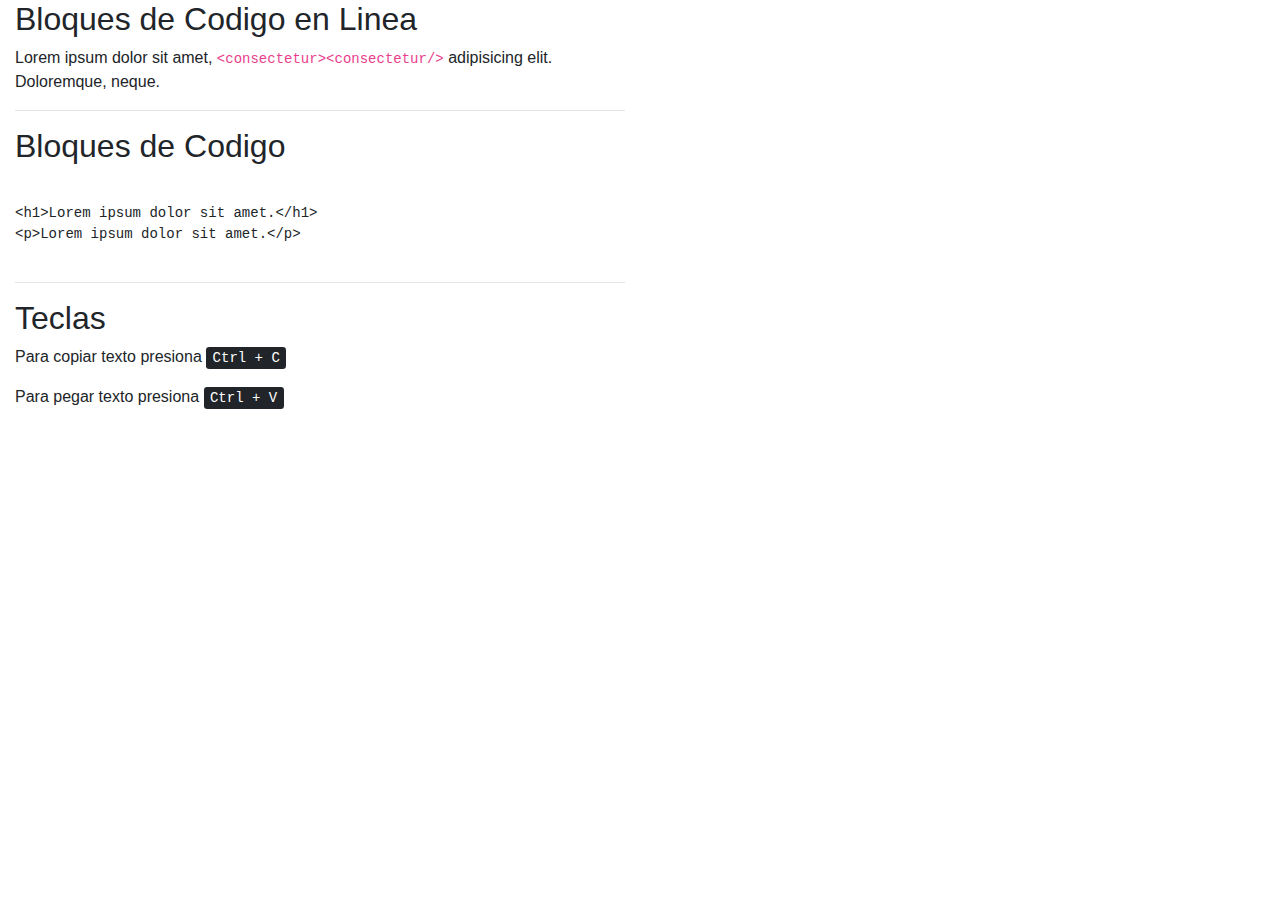
<file: bloques_codigo.html>
<!DOCTYPE html>
<html lang="en">
<head>
	<meta charset="UTF-8">
	<title>Bloques de Codigo</title>
	<meta name="viewport" content="width=device-width, user-scalable=no, initial-scale=1.0, maximum-scale=1.0, minimum-scale=1.0">
	<link rel="stylesheet" href="css/bootstrap.min.css">
</head>
<body>
	<div class="container-fluid">
		<div class="row">
			<div class="col-6">
				<h2>Bloques de Codigo en Linea</h2>
				<p>Lorem ipsum dolor sit amet, <code>&lt;consectetur&gt;&lt;consectetur/&gt;</code> adipisicing elit. Doloremque, neque.</p>

				<hr>
				<h2>Bloques de Codigo</h2>
				<p>
<pre>
<code>
&lt;h1&gt;Lorem ipsum dolor sit amet.&lt;/h1&gt;
&lt;p&gt;Lorem ipsum dolor sit amet.&lt;/p&gt;
</code>
</pre>
				</p>

				<hr>

				<h2>Teclas</h2>
				<p>Para copiar texto presiona <kbd>Ctrl + C</kbd></p>
				<p>Para pegar texto presiona <kbd>Ctrl + V</kbd></p>
			</div>
		</div>
	</div>

	<script src="js/jquery-3.2.1.min.js"></script>
	<script src="js/popper.min.js"></script>
	<script src="js/bootstrap.min.js"></script>
</body>
</html>
</file>
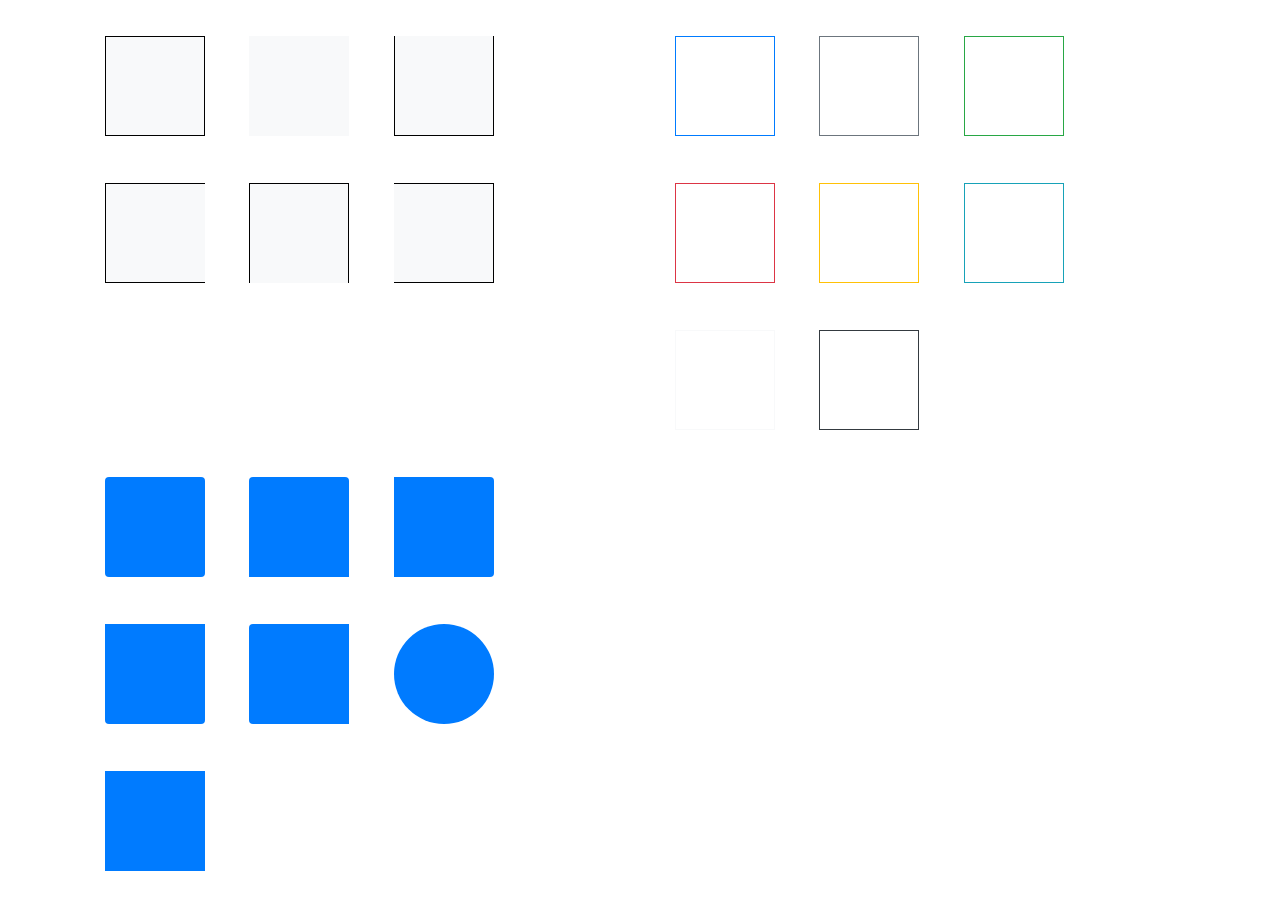
<file: bordes.html>
<!DOCTYPE html>
<html lang="es">
<head>
	<meta charset="UTF-8">
	<title>Bordes</title>
	<meta name="viewport" content="width=device-width, user-scalable=no, initial-scale=1.0, maximum-scale=1.0, minimum-scale=1.0">
	<link rel="stylesheet" href="css/bootstrap.min.css">
	<style>
		.caja {
			border: 1px solid #000;
			width: 100px;
			height: 100px;
			display: inline-block;
			margin: 20px;
		}
	</style>
</head>
<body>
	<div class="container">
		<div class="row mt-3">
			<div class="col-6">
				<div class="caja bg-light"></div>
				<div class="caja bg-light border-0"></div>
				<div class="caja bg-light border-top-0"></div>
				<div class="caja bg-light border-right-0"></div>
				<div class="caja bg-light border-bottom-0"></div>
				<div class="caja bg-light border-left-0"></div>
			</div>

			<div class="col-6">
				<div class="caja border-primary"></div>
				<div class="caja border-secondary"></div>
				<div class="caja border-success"></div>
				<div class="caja border-danger"></div>
				<div class="caja border-warning"></div>
				<div class="caja border-info"></div>
				<div class="caja border-light"></div>
				<div class="caja border-dark"></div>
				<div class="caja border-white"></div>
			</div>

			<div class="col-6">
				<div class="caja bg-primary border-0 rounded"></div>
				<div class="caja bg-primary border-0 rounded-top"></div>
				<div class="caja bg-primary border-0 rounded-right"></div>
				<div class="caja bg-primary border-0 rounded-bottom"></div>
				<div class="caja bg-primary border-0 rounded-left"></div>
				<div class="caja bg-primary border-0 rounded-circle"></div>
				<div class="caja bg-primary border-0 rounded-0"></div>
			</div>
		</div>
	</div>
	
	<script src="js/jquery-3.2.1.min.js"></script>
	<script src="js/popper.min.js"></script>
	<script src="js/bootstrap.min.js"></script>
</body>
</html>
</file>
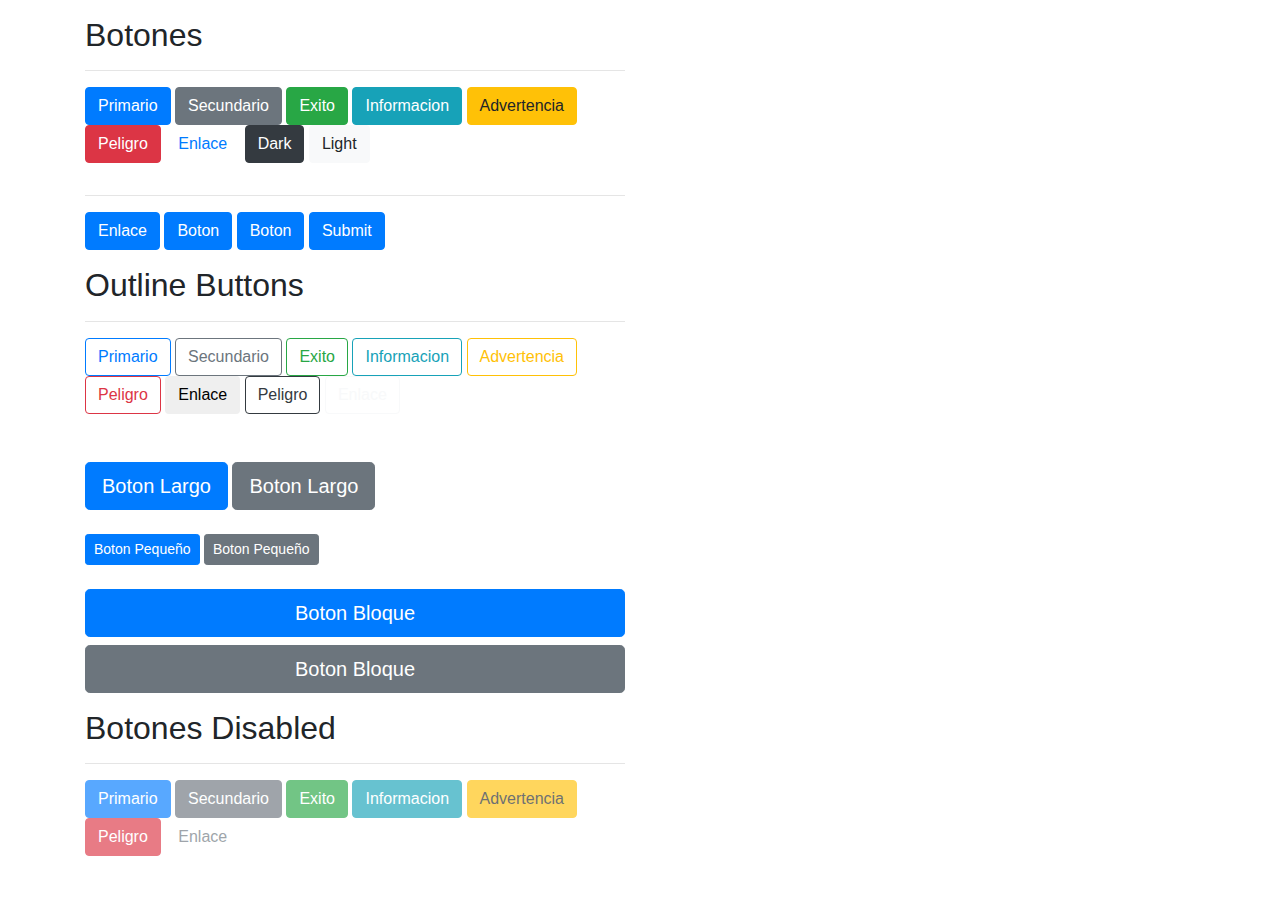
<file: botones.html>
<!DOCTYPE html>
<html lang="en">
<head>
	<meta charset="UTF-8">
	<title>Botones</title>
	<meta name="viewport" content="width=device-width, user-scalable=no, initial-scale=1.0, maximum-scale=1.0, minimum-scale=1.0">
	<link rel="stylesheet" href="css/bootstrap.min.css">
</head>
<body>
	<div class="container">
		<div class="row pt-3">
			<div class="col-6">
				<h2>Botones</h2>
				<hr>
				<button type="button" class="btn btn-primary">Primario</button>
				<button type="button" class="btn btn-secondary">Secundario</button>
				<button type="button" class="btn btn-success">Exito</button>
				<button type="button" class="btn btn-info">Informacion</button>
				<button type="button" class="btn btn-warning">Advertencia</button>
				<button type="button" class="btn btn-danger">Peligro</button>
				<button type="button" class="btn btn-link">Enlace</button>

				<!-- 2 Nuevos colores -->
				<button type="button" class="btn btn-dark">Dark</button>
				<button type="button" class="btn btn-light">Light</button>
			</div>
		</div>

		<div class="row pt-3">
			<div class="col-6">
				<hr>
				<a href="#" class="btn btn-primary">Enlace</a>
				<button class="btn btn-primary">Boton</button>
				<input class="btn btn-primary" type="button" value="Boton">
				<input class="btn btn-primary" type="submit" value="Submit">
			</div>
		</div>

		<div class="row pt-3">
			<div class="col-6">
				<h2>Outline Buttons</h2>
				<hr>
				<button type="button" class="btn btn-outline-primary">Primario</button>
				<button type="button" class="btn btn-outline-secondary">Secundario</button>
				<button type="button" class="btn btn-outline-success">Exito</button>
				<button type="button" class="btn btn-outline-info">Informacion</button>
				<button type="button" class="btn btn-outline-warning">Advertencia</button>
				<button type="button" class="btn btn-outline-danger">Peligro</button>
				<button type="button" class="btn btn-outline-link">Enlace</button>
				<button type="button" class="btn btn-outline-dark">Peligro</button>
				<button type="button" class="btn btn-outline-light">Enlace</button>
			</div>
		</div>

		<div class="row pt-5">
			<div class="col-6">
				<button class="btn btn-primary btn-lg">Boton Largo</button>
				<button class="btn btn-secondary btn-lg">Boton Largo</button>
				<br><br>
				<button class="btn btn-primary btn-sm">Boton Pequeño</button>
				<button class="btn btn-secondary btn-sm">Boton Pequeño</button>
				<br><br>
				<button class="btn btn-primary btn-lg btn-block">Boton Bloque</button>
				<button class="btn btn-secondary btn-lg btn-block">Boton Bloque</button>
			</div>
		</div>

		<div class="row pt-3">
			<div class="col-6">
				<h2>Botones Disabled</h2>
				<hr>
				<button type="button" class="btn btn-primary" disabled>Primario</button>
				<button type="button" class="btn btn-secondary" disabled>Secundario</button>
				<button type="button" class="btn btn-success" disabled>Exito</button>
				<button type="button" class="btn btn-info" disabled>Informacion</button>
				<button type="button" class="btn btn-warning" disabled>Advertencia</button>
				<button type="button" class="btn btn-danger" disabled>Peligro</button>
				<button type="button" class="btn btn-link" disabled>Enlace</button>
			</div>
		</div>
	</div>

	<script src="js/jquery-3.2.1.min.js"></script>
	<script src="js/popper.min.js"></script>
	<script src="js/bootstrap.min.js"></script>
</body>
</html>
</file>
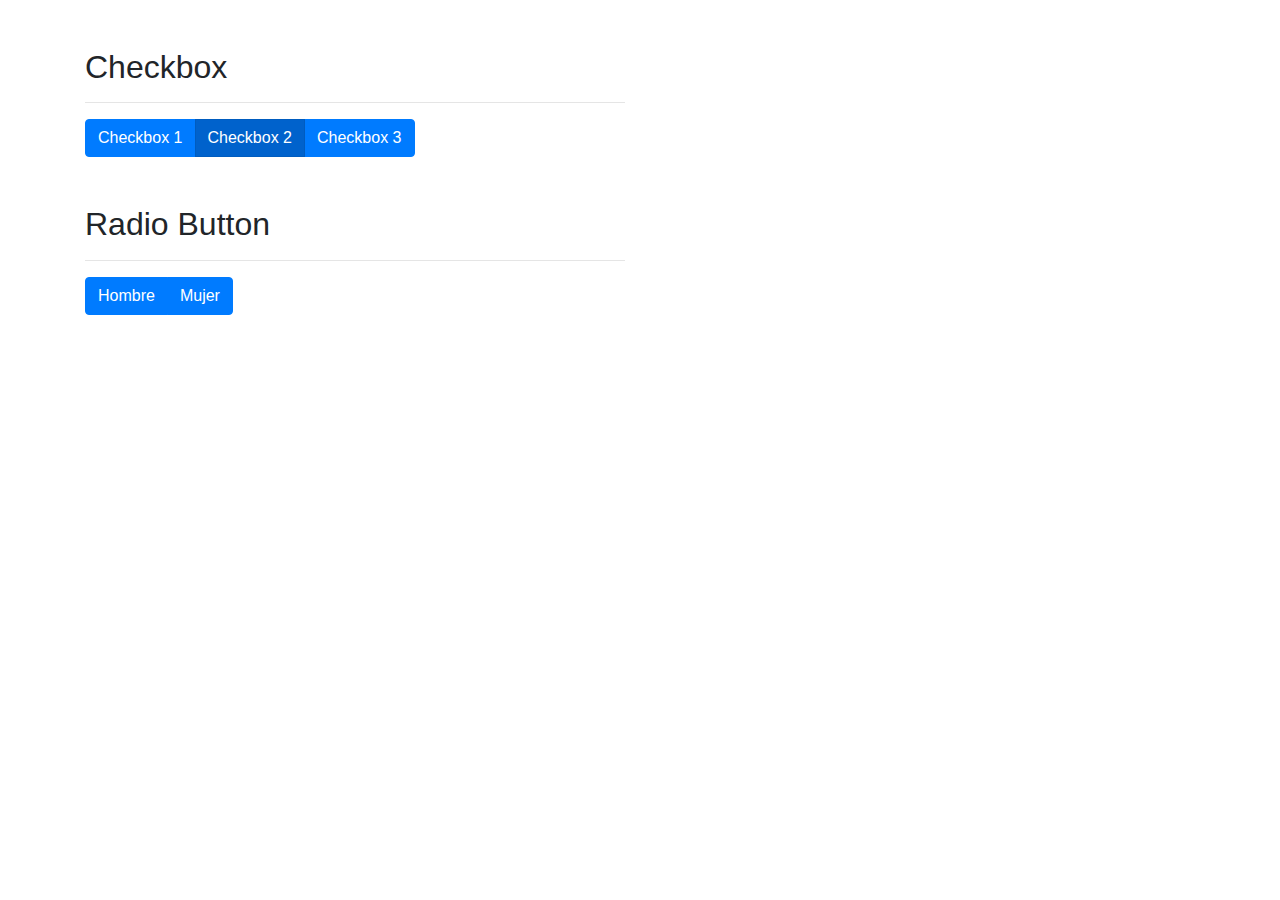
<file: botones2.html>
<!DOCTYPE html>
<html lang="en">
<head>
	<meta charset="UTF-8">
	<title>Botones 2</title>
	<meta name="viewport" content="width=device-width, user-scalable=no, initial-scale=1.0, maximum-scale=1.0, minimum-scale=1.0">
	<link rel="stylesheet" href="css/bootstrap.min.css">
</head>
<body>
	<div class="container">
		<div class="row pt-5">
			<div class="col-6">
				<h2>Checkbox</h2>
				<hr>

				<div class="btn-group btn-group-toggle" data-toggle="buttons">
					<label class="btn btn-primary">
						<input type="checkbox" name="" id="" autocomplete="off">Checkbox 1
					</label>
					<label class="btn btn-primary active">
						<input type="checkbox" name="" id="" autocomplete="off">Checkbox 2
					</label>
					<label class="btn btn-primary">
						<input type="checkbox" name="" id="" autocomplete="off">Checkbox 3
					</label>
				</div>
			</div>
		</div>

		<div class="row pt-5">
			<div class="col-6">
				<h2>Radio Button</h2>
				<hr>

				<div class="btn-group btn-group-toggle" data-toggle="buttons">
					<label class="btn btn-primary">
						<input type="radio" name="sexo" id="hombre" autocomplete="off">Hombre
					</label>
					<label class="btn btn-primary">
						<input type="radio" name="sexo" id="mujer" autocomplete="off">Mujer
					</label>
				</div>
			</div>
		</div>
	</div>

	<script src="js/jquery.min.js"></script>
	<script src="js/bootstrap.min.js"></script>
</body>
</html>
</file>
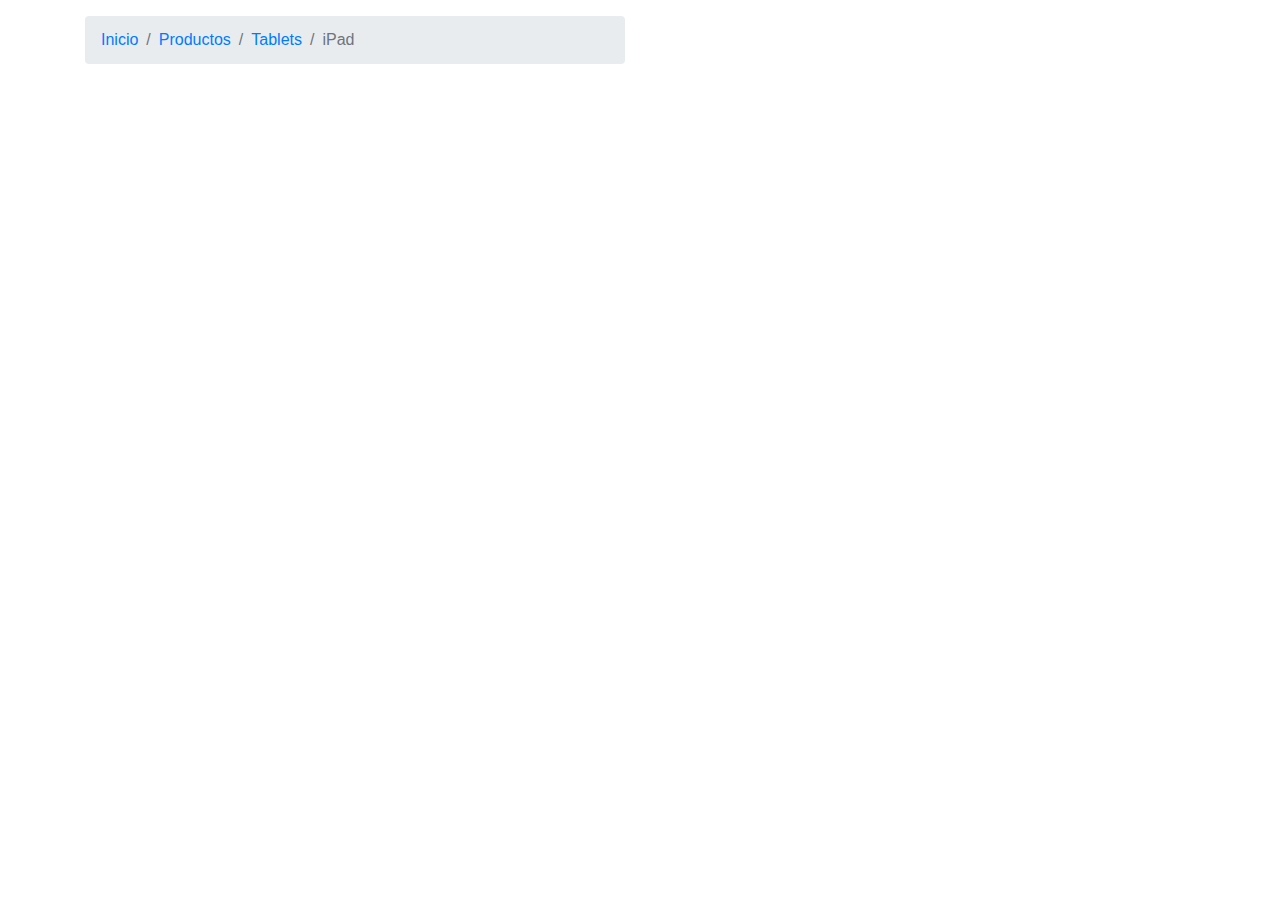
<file: breadcrumbs.html>
<!DOCTYPE html>
<html lang="en">
<head>
	<meta charset="UTF-8">
	<title>Migas de Pan (Breadcrumbs)</title>
	<meta name="viewport" content="width=device-width, user-scalable=no, initial-scale=1.0, maximum-scale=1.0, minimum-scale=1.0">
	<link rel="stylesheet" href="css/bootstrap.min.css">
</head>
<body>
	<div class="container">
		<div class="row">
			<div class="col-6">
				<nav class="breadcrumb mt-3">
					<a href="#" class="breadcrumb-item">Inicio</a>
					<a href="#" class="breadcrumb-item">Productos</a>
					<a href="#" class="breadcrumb-item">Tablets</a>
					<span class="breadcrumb-item active">iPad</span>
				</nav>
			</div>
		</div>
	</div>

	<script src="js/jquery-3.2.1.min.js"></script>
	<script src="js/popper.min.js"></script>
	<script src="js/bootstrap.min.js"></script>
</body>
</html>
</file>
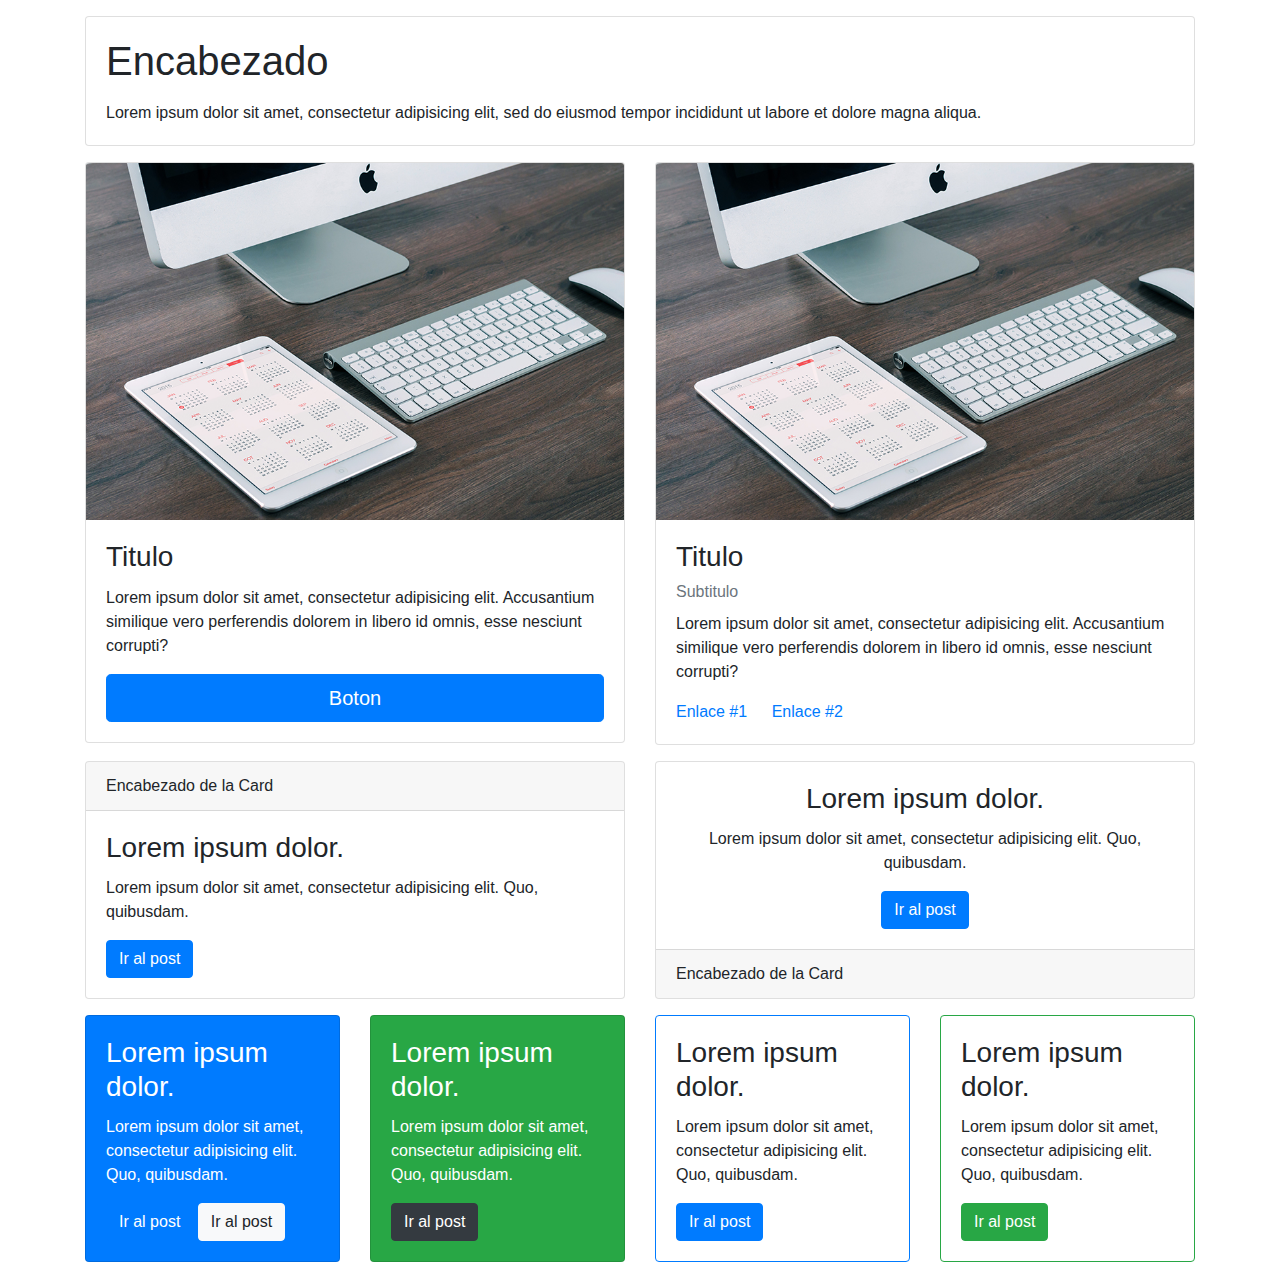
<file: cards.html>
<!DOCTYPE html>
<html lang="en">
<head>
	<meta charset="UTF-8">
	<title>Cards</title>
	<meta name="viewport" content="width=device-width, user-scalable=no, initial-scale=1.0, maximum-scale=1.0, minimum-scale=1.0">
	<link rel="stylesheet" href="css/bootstrap.min.css">
</head>
<body>
	<div class="container">
		<div class="row mt-3">
			<div class="col">
				<div class="card">
					<div class="card-body">
						<h1 class="mb-3">Encabezado</h1>
						Lorem ipsum dolor sit amet, consectetur adipisicing elit, sed do eiusmod
						tempor incididunt ut labore et dolore magna aliqua.
					</div>
				</div>
			</div>
		</div>

		<!-- Clases que podemos utilizar
		.card 					Establecemos que trabajaremos con una tarjeta (card)
			.card-body 		Establecemos cual sera el contenedor del contenido
				.card-title 	Establecemos el un texto como titulo de la card
				.card-subtitle 	Establecemos un subtitulo para la card
				.card-text 		Establecemos el texto de la card.
				.card-link  	Establecemos un enlace como boton en la card
			.card-img-top 		Establecemos una imagen para la card en la parte superior
			.card-img-bottom 	Establecemos una imagen para la card en la parte inferior
		-->

		<div class="row mt-3">
			<div class="col-6">
				<div class="card">
					<img src="img/bg.jpg" class="card-img-top img-fluid" alt="">
					<div class="card-body">
						<h3 class="card-title">Titulo</h3>
						<p class="card-text">Lorem ipsum dolor sit amet, consectetur adipisicing elit. Accusantium similique vero perferendis dolorem in libero id omnis, esse nesciunt corrupti?</p>
						<a href="#" class="btn btn-primary btn-lg btn-block">Boton</a>
					</div>
				</div>
			</div>
			<div class="col-6">
				<div class="card">
					<img src="img/bg.jpg" class="card-img-top img-fluid" alt="">
					<div class="card-body">
						<h3 class="card-title">Titulo</h3>
						<p class="card-subtitle text-muted mb-2">Subtitulo</p>
						<p class="card-text">Lorem ipsum dolor sit amet, consectetur adipisicing elit. Accusantium similique vero perferendis dolorem in libero id omnis, esse nesciunt corrupti?</p>
						<a href="#" class="card-link">Enlace #1</a>
						<a href="#" class="card-link">Enlace #2</a>
					</div>
				</div>
			</div>
		</div>

		<div class="row mt-3">
			<div class="col">
				<div class="card">
					<div class="card-header">
							Encabezado de la Card
					</div>
					<div class="card-body">
						<h3 class="card-title">Lorem ipsum dolor.</h3>
						<p class="card-text">Lorem ipsum dolor sit amet, consectetur adipisicing elit. Quo, quibusdam.</p>
						<a href="#" class="btn btn-primary">Ir al post</a>
					</div>
				</div>
			</div>
			<div class="col">
				<div class="card">
					<div class="card-body text-center">
						<h3 class="card-title">Lorem ipsum dolor.</h3>
						<p class="card-text">Lorem ipsum dolor sit amet, consectetur adipisicing elit. Quo, quibusdam.</p>
						<a href="#" class="btn btn-primary">Ir al post</a>
					</div>
					<div class="card-footer">
						Encabezado de la Card
					</div>
				</div>
			</div>
		</div>

		<div class="row my-3">
			<div class="col">
				<div class="card bg-primary text-white">
					<div class="card-body">
						<h3 class="card-title">Lorem ipsum dolor.</h3>
						<p class="card-text">Lorem ipsum dolor sit amet, consectetur adipisicing elit. Quo, quibusdam.</p>
						<a href="#" class="btn btn-primary">Ir al post</a>
						<a href="#" class="btn btn-light">Ir al post</a>
					</div>
				</div>
			</div>

			<div class="col">
				<div class="card text-white bg-success">
					<div class="card-body">
						<h3 class="card-title">Lorem ipsum dolor.</h3>
						<p class="card-text">Lorem ipsum dolor sit amet, consectetur adipisicing elit. Quo, quibusdam.</p>
						<a href="#" class="btn btn-dark">Ir al post</a>
					</div>
				</div>
			</div>

			<div class="col">
				<div class="card border-primary">
					<div class="card-body">
						<h3 class="card-title">Lorem ipsum dolor.</h3>
						<p class="card-text">Lorem ipsum dolor sit amet, consectetur adipisicing elit. Quo, quibusdam.</p>
						<a href="#" class="btn btn-primary">Ir al post</a>
					</div>
				</div>
			</div>

			<div class="col">
				<div class="card border-success">
					<div class="card-body">
						<h3 class="card-title">Lorem ipsum dolor.</h3>
						<p class="card-text">Lorem ipsum dolor sit amet, consectetur adipisicing elit. Quo, quibusdam.</p>
						<a href="#" class="btn btn-success">Ir al post</a>
					</div>
				</div>
			</div>
		</div>
	</div>

	<script src="js/jquery-3.2.1.min.js"></script>
	<script src="js/popper.min.js"></script>
	<script src="js/bootstrap.min.js"></script>
</body>
</html>
</file>
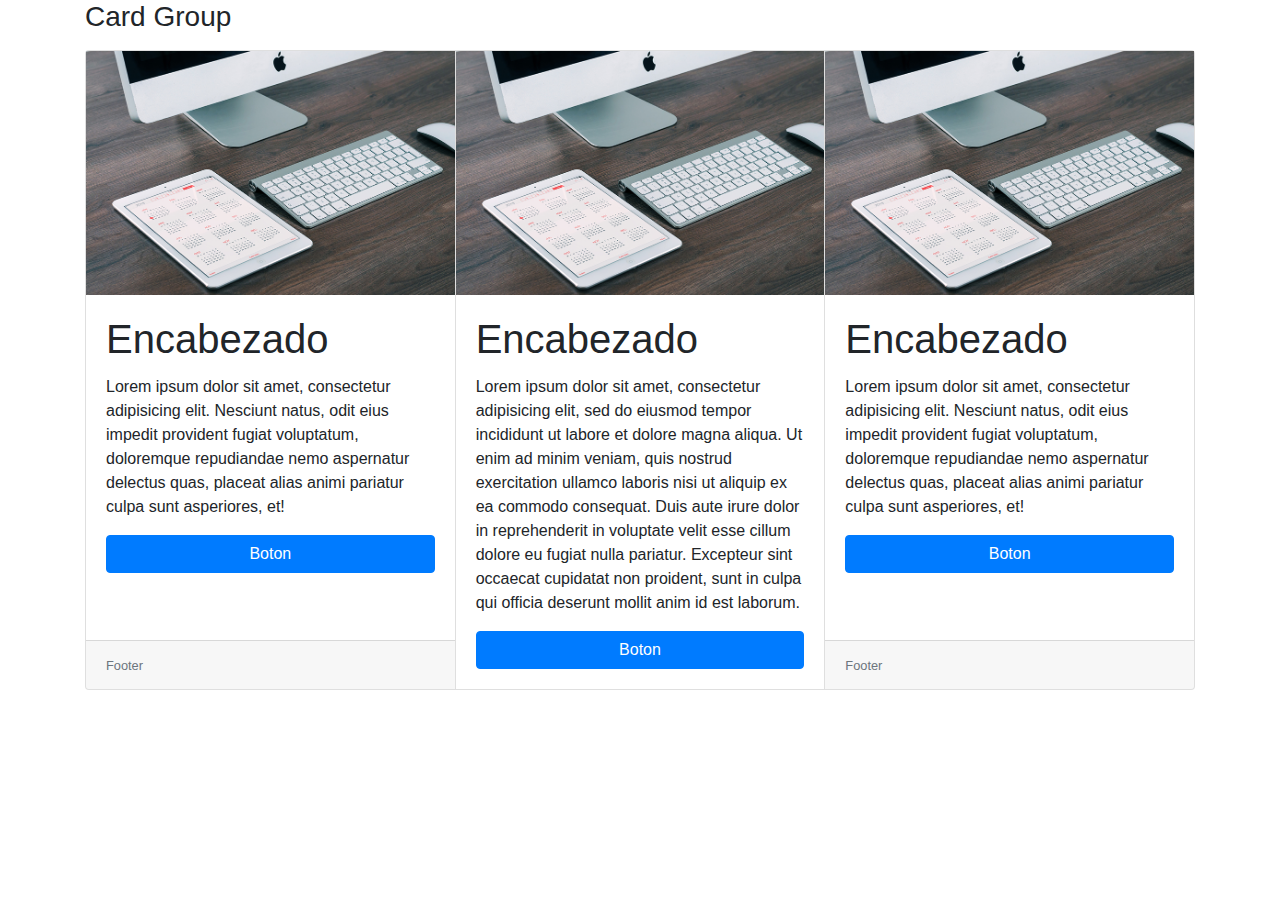
<file: cards2.html>
<!DOCTYPE html>
<html lang="en">
<head>
	<meta charset="UTF-8">
	<title>Cards</title>
	<meta name="viewport" content="width=device-width, user-scalable=no, initial-scale=1.0, maximum-scale=1.0, minimum-scale=1.0">
	<link rel="stylesheet" href="css/bootstrap.min.css">
</head>
<body>
	<div class="container">
		<div class="row">
			<div class="col">
				<h3>Card Group</h3>
				<div class="card-group mt-3">
					<div class="card">
						<img src="img/bg.jpg" class="card-image-top img-fluid" alt="">
						<div class="card-body">
							<h1 class="card-title">Encabezado</h1>
							<p class="card-text">Lorem ipsum dolor sit amet, consectetur adipisicing elit. Nesciunt natus, odit eius impedit provident fugiat voluptatum, doloremque repudiandae nemo aspernatur delectus quas, placeat alias animi pariatur culpa sunt asperiores, et!</p>
							<button class="btn btn-primary btn-block">Boton</button>
						</div>
						<div class="card-footer">
							<small class="text-muted">Footer</small>
						</div>
					</div>

					<div class="card">
						<img src="img/bg.jpg" class="card-image-top img-fluid" alt="">
						<div class="card-body">
							<h1 class="card-title">Encabezado</h1>
							<p class="card-text">Lorem ipsum dolor sit amet, consectetur adipisicing elit, sed do eiusmod
							tempor incididunt ut labore et dolore magna aliqua. Ut enim ad minim veniam,
							quis nostrud exercitation ullamco laboris nisi ut aliquip ex ea commodo
							consequat. Duis aute irure dolor in reprehenderit in voluptate velit esse
							cillum dolore eu fugiat nulla pariatur. Excepteur sint occaecat cupidatat non
							proident, sunt in culpa qui officia deserunt mollit anim id est laborum.</p>
							<button class="btn btn-primary btn-block">Boton</button>
						</div>
					</div>

					<div class="card">
						<img src="img/bg.jpg" class="card-image-top img-fluid" alt="">
						<div class="card-body">
							<h1 class="card-title">Encabezado</h1>
							<p class="card-text">Lorem ipsum dolor sit amet, consectetur adipisicing elit. Nesciunt natus, odit eius impedit provident fugiat voluptatum, doloremque repudiandae nemo aspernatur delectus quas, placeat alias animi pariatur culpa sunt asperiores, et!</p>
							<button class="btn btn-primary btn-block">Boton</button>
						</div>
						<div class="card-footer">
							<small class="text-muted">Footer</small>
						</div>
					</div>
				</div>
			</div>
		</div>
	</div>

	<script src="js/jquery-3.2.1.min.js"></script>
	<script src="js/popper.min.js"></script>
	<script src="js/bootstrap.min.js"></script>
</body>
</html>
</file>
<file: practicas/comentarios/css/estilos.css>
body {
	background: #f2f2f2;
	font-family: 'Roboto', sans-serif;
}

.comentarios {
	margin: 20px 0;
}

.form_comentarios textarea {
	width: 100%;
	height: 84px;
	max-width: 100%;
	min-width: 100%;
	min-height: 84px;
	max-height: 300px;
	padding: 10px;
	font-family: 'Roboto', sans-serif;
	line-height: 30px;
	border: 1px solid #4b65d1;
	margin-bottom: 20px;
}

.form_comentarios .btn {
	background: #4b65d1;
	font-family: 'Roboto', sans-serif;
	border-radius:0;
	color: #fff;
	margin-bottom: 20px;
}

.form_comentarios .btn:hover {
	box-shadow: 0px 0px 9px rgba(0,0,0,.35);
}

.media {
	border-top: 1px solid #bfbfbf;
	padding-top: 20px;
}

.media img {
	margin-right: 20px;
}

.media .nombre {
	color: #4b65d1;
	margin-bottom: 0;
}

.media .nombre span {
	font-size: 12px;
	color: #464646;
	margin-left: 10px;
}

.media .comentario {
	margin-top: 10px;
}

.media .botones {
	margin-bottom: 10px;
}

.media .botones a {
	color: #acacac;
	font-size: 14px;
	margin-left: 20px;
}
</file>
<file: practicas/dashboard/css/fontello.css>
@font-face {
  font-family: 'fontello';
  src: url('../font/fontello.eot?81277903');
  src: url('../font/fontello.eot?81277903#iefix') format('embedded-opentype'),
       url('../font/fontello.woff2?81277903') format('woff2'),
       url('../font/fontello.woff?81277903') format('woff'),
       url('../font/fontello.ttf?81277903') format('truetype'),
       url('../font/fontello.svg?81277903#fontello') format('svg');
  font-weight: normal;
  font-style: normal;
}
/* Chrome hack: SVG is rendered more smooth in Windozze. 100% magic, uncomment if you need it. */
/* Note, that will break hinting! In other OS-es font will be not as sharp as it could be */
/*
@media screen and (-webkit-min-device-pixel-ratio:0) {
  @font-face {
    font-family: 'fontello';
    src: url('../font/fontello.svg?81277903#fontello') format('svg');
  }
}
*/
 
 [class^="icon-"]:before, [class*=" icon-"]:before {
  font-family: "fontello";
  font-style: normal;
  font-weight: normal;
  speak: none;
 
  display: inline-block;
  text-decoration: inherit;
  width: 1em;
  margin-right: .2em;
  text-align: center;
  /* opacity: .8; */
 
  /* For safety - reset parent styles, that can break glyph codes*/
  font-variant: normal;
  text-transform: none;
 
  /* fix buttons height, for twitter bootstrap */
  line-height: 1em;
 
  /* Animation center compensation - margins should be symmetric */
  /* remove if not needed */
  margin-left: .2em;
 
  /* you can be more comfortable with increased icons size */
  /* font-size: 120%; */
 
  /* Font smoothing. That was taken from TWBS */
  -webkit-font-smoothing: antialiased;
  -moz-osx-font-smoothing: grayscale;
 
  /* Uncomment for 3D effect */
  /* text-shadow: 1px 1px 1px rgba(127, 127, 127, 0.3); */
}
 
.icon-home:before { content: '\e800'; } /* '' */
.icon-users:before { content: '\e801'; } /* '' */
.icon-cog-alt:before { content: '\e802'; } /* '' */
.icon-logout:before { content: '\e803'; } /* '' */
.icon-edit:before { content: '\e804'; } /* '' */
.icon-ok:before { content: '\e805'; } /* '' */
.icon-cancel:before { content: '\e806'; } /* '' */
.icon-flag:before { content: '\e807'; } /* '' */
.icon-doc-text:before { content: '\f0f6'; } /* '' */
</file>
<file: practicas/dashboard/css/estilos.css>
body {
	background: #f2f2f2;
	font-size: 16px;
	font-family: 'Open Sans', sans-serif;
}

/* --- --- BARRA LATERAL --- --- */
.barra-lateral {
	background: #262a34;
	color: #fff;
	min-width: 300px;
	min-height: 100vh;
	padding: 0;
}

.barra-lateral a {
	color: #fff;
}

/* --- LOGO --- */
.barra-lateral .logo {
	background: #0275db;
	margin-bottom: 2px;
}

.barra-lateral .logo h2 {
	font-size: 30px;
	font-family: 'Roboto', sans-serif;
	padding: 20px 0;
	text-align: center;
	font-weight: 300;
	margin:0;
}

/* --- MENU --- */
.barra-lateral .menu a {
	display: block;
	padding: 20px;
	font-family: 'Roboto', sans-serif;
	font-weight: 500;
	border-bottom: 1px solid rgba(255,255,255,.1);
}

.barra-lateral .menu a:hover {
	background: #35ae6b;
	text-decoration: none;
}

.barra-lateral .menu a i {
	margin-right: 20px;
	font-weight: normal;
}

/* --- --- MAIN --- --- */
.main {
	padding-top: 40px;
}

.main .columna {
	padding-left: 40px;
	padding-right: 40px;
}

.main .titulo {
	color: #262a34;
	font-size: 25px;
	font-weight: 500;
	font-family: 'Roboto', sans-serif;
	margin-bottom: 20px;
}

.main .widget {
	margin-bottom: 40px;
}

/* --- Widget Nueva Entrada --- */
.main .widget form input[type="text"],
.main .widget form textarea {
	width: 100%;
	padding: 10px;
	margin-bottom: 20px;
	font-family: 'Open Sans', sans-serif;
	border: none;
	box-shadow: 0px 2px 2px 0px rgba(0,0,0,0.2);
}

.main .widget form input[type="text"] {
	font-weight: 400;
}

.main .widget form textarea {
	height: 400px;
	min-height: 200px;
	max-width: 100%; 
	min-width: 100%;
}

.main .widget form button {
	background: #0275d8;
	cursor: pointer;
	color: #fff;
	font-family: 'Roboto', sans-serif;
	font-size: 18px;
	font-weight: 500;
	border: none;
	display: inline-block;
	padding: 10px;
	width: 200px;
	border-radius: 3px;
	transition: all .3s ease;
}

.main .widget form button:hover {
	background: #025aa5;
}

/* --- Widget Estadisticas --- */
.main .estadisticas .contenedor {
	box-shadow: 0px 1px 1px 0px rgba(0,0,0,.2);
}

.main .estadisticas .caja {
	background: #fff;
	border: 1px solid #e3e3e3;
	padding: 40px 20px;
	flex: 1;
	text-align: center;
	font-family: 'Roboto', sans-serif;
}

.main .estadisticas .caja h3 {
	margin-bottom: 10px;
	color: #35ae6b;
}

.main .estadisticas .caja p {
	color: #a8a8a8;
	margin-bottom: 0;
}

.main .estadisticas .caja:first-child {
	border-right: none;
}

.main .estadisticas .caja:last-child {
	border-left: none;
}

/* --- Widget Comentarios --- */
.main .comentarios .contenedor {
	box-shadow: 0px 0px 2px 0px rgba(0,0,0,0.2);
}

.main .comentarios .comentario {
	background: #fff;
	padding: 20px;
	border-bottom: 1px solid #dfdfdf;
}

.main .comentarios .comentario .foto {
	width: 64px;
	height: 64px;
	overflow: hidden;
	margin-right: 20px;
	border-radius: 100px;
}

.main .comentarios .comentario .foto a {
	display: inline-block;
}

.main .comentarios .comentario .foto img {
	width: 100%;
}

.main .comentarios .comentario .texto {
	flex: 1;
}

.main .comentarios .comentario .texto .texto-comentario {
	font-size: 14px;
	font-family: 'Open Sans', sans-serif;
}

.main .comentarios .comentario .botones button {
	background: none;
	cursor: pointer;
	color: #fff;
	font-family: 'Roboto', sans-serif;
	font-size: 14px;
	font-weight: 500;
	border: none;
	display: inline-block;
	padding: 5px 10px;
	border-radius: 3px;
	transition: all .3s ease;
	margin-right: 10px;
	margin-bottom: 10px;
}

.main .comentarios .comentario .botones .aprobar {background: #35ae6b;}
.main .comentarios .comentario .botones .eliminar {background: #b74848;}
.main .comentarios .comentario .botones .bloquear {color: #acacac;}

.main .comentarios .comentario .botones .aprobar:hover {background: #449d44;}
.main .comentarios .comentario .botones .eliminar:hover {background: #c9302c;}
.main .comentarios .comentario .botones .bloquear:hover {
	background: #acacac;
	color: #fff;
}

/* --- --- MEDIAQUERIES --- --- */
@media screen and (max-width: 1300px) {
	.barra-lateral {
		min-width: auto;
	}

	.barra-lateral .logo {
		display: none;
	}

	.barra-lateral .menu a span {
		display: none;
	}

	.barra-lateral .menu a i {
		margin:0;
	}
}

@media screen and (max-width: 575px) {
	.barra-lateral {
		min-height: auto;
	}

	.barra-lateral .menu a {
		display: inline-block;
		border-bottom: none;
	}

	.main .widget form button {
		width: 100%;
	}
}

@media screen and (max-width: 320px) {
	.main .comentarios .comentario .foto {
		width: 30px;
		height: 30px;
	}

	.main .comentarios .comentario .botones button {
		width: 100%;
	}
}
</file>
<file: practicas/grid/css/estilos.css>
body {
	background: #f0f3f5;
	color: #fff;
}

header {
	background: #9aca40;
	padding: 20px;
	margin-bottom: 20px;
}

.contenedor-main {
	margin-bottom: 20px;
}

main {
	background: #fff;
	color: #424242;
	padding: 20px 0
}

aside {
	background: #dee5e8;
	padding: 60px 0;
	color: #0d47a1;
}

.widgets {
	background: #f2f2f2;
	color: #424242;
	margin-bottom: 20px;
}

.widgets > div {
	background: #2196f3;
	color: #fff;
	padding: 20px;
}

footer {
	padding: 20px 0;
	background: #1e1e1e;
}
</file>
<file: practicas/portafolio/css/fontello.css>
@font-face {
  font-family: 'fontello';
  src: url('../font/fontello.eot?84089686');
  src: url('../font/fontello.eot?84089686#iefix') format('embedded-opentype'),
       url('../font/fontello.woff2?84089686') format('woff2'),
       url('../font/fontello.woff?84089686') format('woff'),
       url('../font/fontello.ttf?84089686') format('truetype'),
       url('../font/fontello.svg?84089686#fontello') format('svg');
  font-weight: normal;
  font-style: normal;
}
/* Chrome hack: SVG is rendered more smooth in Windozze. 100% magic, uncomment if you need it. */
/* Note, that will break hinting! In other OS-es font will be not as sharp as it could be */
/*
@media screen and (-webkit-min-device-pixel-ratio:0) {
  @font-face {
    font-family: 'fontello';
    src: url('../font/fontello.svg?84089686#fontello') format('svg');
  }
}
*/
 
 [class^="icon-"]:before, [class*=" icon-"]:before {
  font-family: "fontello";
  font-style: normal;
  font-weight: normal;
  speak: none;
 
  display: inline-block;
  text-decoration: inherit;
  width: 1em;
  margin-right: .2em;
  text-align: center;
  /* opacity: .8; */
 
  /* For safety - reset parent styles, that can break glyph codes*/
  font-variant: normal;
  text-transform: none;
 
  /* fix buttons height, for twitter bootstrap */
  line-height: 1em;
 
  /* Animation center compensation - margins should be symmetric */
  /* remove if not needed */
  margin-left: .2em;
 
  /* you can be more comfortable with increased icons size */
  /* font-size: 120%; */
 
  /* Font smoothing. That was taken from TWBS */
  -webkit-font-smoothing: antialiased;
  -moz-osx-font-smoothing: grayscale;
 
  /* Uncomment for 3D effect */
  /* text-shadow: 1px 1px 1px rgba(127, 127, 127, 0.3); */
}
 
.icon-dot:before { content: '\e800'; } /* '' */
.icon-user:before { content: '\e801'; } /* '' */
.icon-mail:before { content: '\e802'; } /* '' */
.icon-briefcase:before { content: '\e803'; } /* '' */
.icon-twitter:before { content: '\f309'; } /* '' */
.icon-facebook:before { content: '\f30c'; } /* '' */
.icon-instagram:before { content: '\f32d'; } /* '' */
</file>
<file: practicas/portafolio/css/estilos.css>
body {
	background: #f2f2f2;
	font-family: 'Open Sans', sans-serif;
}

header {
	margin-top: 30px;
}

header .nav {
	min-height: 80px;
	overflow: hidden;
	background: #fff;
}

/* --- LOGO --- */
header .logo h2,
header .logo span,
header .logo p {
	font-size: 16px;
	display: inline-block;
	margin: 0;
}

header .logo h2 {
	font-weight: 800;
	text-transform: uppercase;
}

header .logo .icono { color:#bfbfbf; }

header .logo p { color: #777777; }

/* --- MENU --- */
header .menu {
	padding: 0;
}

header .menu a {
	display: block;
	padding: 0 30px;
	text-decoration: none;
	color: #fff;
}

header .menu a div span {
	font-weight: 600;
}

header .menu .c-1 { background: #3da5e2; }
header .menu .c-2 { background: #005385; }
header .menu .c-3 { background: #003855; }

header .menu .c-1:hover { background: #1ba0ef; }
header .menu .c-2:hover { background: #00426a; }
header .menu .c-3:hover { background: #002d44; }

/* --- SLIDER --- */
.slider {
	margin-bottom: 40px;
}

.slider .col {
	padding: 0;
}

/* --- PORTAFOLIO --- */
.portafolio {
	background: #fff;
	border-top: 5px solid #3da5e2;
	padding: 0 20px;
}

.portafolio .titulo {
	padding: 40px 0;
	text-align: center;
	color: #3da5e2;
	font-family: 'Open Sans', sans-serif;
	font-weight: 300;
}

.portafolio .galeria .contenedor-imagen {
	margin-bottom: 40px;
	max-height: 180px;
	overflow: hidden;
}

.portafolio .galeria .contenedor-imagen a {
	background: #3da5e2;
	display: inline-block;
}

.portafolio .galeria .contenedor-imagen:hover img {
	opacity: .3;
}

.portafolio .modal-dialog {
	margin: 0px auto;
	height: 100%;
	max-width: 1000px;
}

.portafolio .modal-content {
	width: auto;
}

/* --- ACERCA DE --- */
.acerca-de {
	padding: 30px;
	margin-bottom: 40px;
}

.acerca-de .foto {
	text-align: center;
}

.acerca-de .foto img {
	margin-bottom: 30px;
}

.acerca-de .foto .nombre {
	color: #545454;
	font-weight: 300;
	font-size: 18px;
	letter-spacing: 2px;
}

.acerca-de .info .titulo {
	color: #005385;
	font-family: 'Open Sans', sans-serif;
	font-weight: 300;
	font-size: 40px;
	margin-bottom: 30px;
}

.acerca-de .info .resumen {
	letter-spacing: 1px;
}

.acerca-de .info .label {
	font-size: 18px;
	font-weight: 600;
	color: #005385;
	margin-bottom: 10px;
}

.acerca-de .info .progress {
	background: #005385;
	border-radius: 0;
	margin-bottom: 15px;
	height: 25px;
}

.acerca-de .info .progress .progress-bar {
	background: #3da5e2;
	line-height: 25px;
	text-align: left;
	padding-left: 20px;
}

/* --- CONTACTO --- */
.contacto {
	padding: 40px 0;
	border-top: 1px solid #cbcbcb;
	border-bottom: 1px solid #cbcbcb;
	margin-bottom: 40px;
}

.contacto .titulo {
	color: #003855;
	font-family: 'Open Sans', sans-serif;
	font-weight: 300;
	font-size: 40px;
	margin-bottom: 40px;
	text-align: center;
}

.contacto .form-group {
	margin-bottom: 0;
}

.formulario input[type="text"],
.formulario input[type="email"],
.formulario textarea {
	padding: 15px;
	border: none;
	width: 100%;
	font-family: 'Open Sans', sans-serif;
	margin-bottom: 30px;
}

.formulario textarea {
	height: 150px;
	min-height: 150px;
	max-height: 250px;
}

.formulario .boton {
	background: #3da5e2;
	border: none;
	padding: 7px 30px;
	color: #fff;
	font-family: 'Open Sans', sans-serif;
	cursor: pointer;
	width: auto;
	border-radius: 3px;
}

.formulario .boton:hover {
	background: #1BA0EF;
}

/* --- FOOTER --- */
.redes-sociales {
	padding: 40px 0;
	margin-bottom: 40px;
}

.redes-sociales .icono {
	width: 100px;
	height: 100px;
	font-size: 40px;
	line-height: 100px;
	color: #fff;
	text-align: center;
	background: #cbcbcb;
	display: inline-block;
	margin: 0px 20px;
	text-decoration: none;
	border-radius: 100px;
	transition: all .3s ease;
}

.redes-sociales .twitter {background: #1da1f2;}
.redes-sociales .instagram {background: #833ab4;}
.redes-sociales .facebook {background: #3b5998;}


/* --- MEDIAQUERIES ---  */

/* Dispositivo xl */
@media screen and (max-width:1199px) {}

/* Dispositivo lg */
@media screen and (max-width:991px) {
	.logo {
		height: 76px;
	}

	.menu {
		min-height: 76px;
	}

	.menu a {
		width: 100%;
	}

	.menu a div {
		width: 100%;
	}

	.portafolio .galeria .contenedor-imagen:nth-child(1) {order:1;}
	.portafolio .galeria .contenedor-imagen:nth-child(2) {order:3;}
	.portafolio .galeria .contenedor-imagen:nth-child(3) {order:6;}
	.portafolio .galeria .contenedor-imagen:nth-child(4) {order:2;}
	.portafolio .galeria .contenedor-imagen:nth-child(5) {order:5;}
	.portafolio .galeria .contenedor-imagen:nth-child(6) {order:4;}
	.portafolio .galeria .contenedor-imagen:nth-child(7) {order:7;}

	.modal .modal-dialog {
		width: 90%;
	}

	.modal .modal-dialog .modal-content img {
		width: 100%;
	}
}

/* Dispositivo md */
@media screen and (max-width:767px) {}

/* Dispositivo sm */
@media screen and (max-width:575px) {
	header {
		margin-top: 0;
	}

	header .logo h2, 
	header .logo p {
		font-size: 12px;
	}
}
</file>
<file: practicas/portafolio_v2/css/fontello.css>
@font-face {
  font-family: 'fontello';
  src: url('../font/fontello.eot?84089686');
  src: url('../font/fontello.eot?84089686#iefix') format('embedded-opentype'),
       url('../font/fontello.woff2?84089686') format('woff2'),
       url('../font/fontello.woff?84089686') format('woff'),
       url('../font/fontello.ttf?84089686') format('truetype'),
       url('../font/fontello.svg?84089686#fontello') format('svg');
  font-weight: normal;
  font-style: normal;
}
/* Chrome hack: SVG is rendered more smooth in Windozze. 100% magic, uncomment if you need it. */
/* Note, that will break hinting! In other OS-es font will be not as sharp as it could be */
/*
@media screen and (-webkit-min-device-pixel-ratio:0) {
  @font-face {
    font-family: 'fontello';
    src: url('../font/fontello.svg?84089686#fontello') format('svg');
  }
}
*/
 
 [class^="icon-"]:before, [class*=" icon-"]:before {
  font-family: "fontello";
  font-style: normal;
  font-weight: normal;
  speak: none;
 
  display: inline-block;
  text-decoration: inherit;
  width: 1em;
  margin-right: .2em;
  text-align: center;
  /* opacity: .8; */
 
  /* For safety - reset parent styles, that can break glyph codes*/
  font-variant: normal;
  text-transform: none;
 
  /* fix buttons height, for twitter bootstrap */
  line-height: 1em;
 
  /* Animation center compensation - margins should be symmetric */
  /* remove if not needed */
  margin-left: .2em;
 
  /* you can be more comfortable with increased icons size */
  /* font-size: 120%; */
 
  /* Font smoothing. That was taken from TWBS */
  -webkit-font-smoothing: antialiased;
  -moz-osx-font-smoothing: grayscale;
 
  /* Uncomment for 3D effect */
  /* text-shadow: 1px 1px 1px rgba(127, 127, 127, 0.3); */
}
 
.icon-dot:before { content: '\e800'; } /* '' */
.icon-user:before { content: '\e801'; } /* '' */
.icon-mail:before { content: '\e802'; } /* '' */
.icon-briefcase:before { content: '\e803'; } /* '' */
.icon-twitter:before { content: '\f309'; } /* '' */
.icon-facebook:before { content: '\f30c'; } /* '' */
.icon-instagram:before { content: '\f32d'; } /* '' */
</file>
<file: practicas/portafolio_v2/css/estilos.css>
body {
	background: #f2f2f2;
	font-family: 'Open Sans', sans-serif;
}
header {
	margin-top: 30px;
}
header .nav {
	min-height: 80px;
	overflow: hidden;
	background: #fff;
}
/*Logo*/
header .logo h2, header .logo span, header .logo p {
	font-size: 16px;
	display: inline-block;
}

header .logo h2 {
	font-weight: 800;
	text-transform: uppercase;
}
header .logo .icono {
	color: #bfbfbf;
}
header .logo p {
	color: #777777;
}
</file>
<file: practicas/red-social/css/fontello.css>
@font-face {
  font-family: 'fontello';
  src: url('../font/fontello.eot?6645595');
  src: url('../font/fontello.eot?6645595#iefix') format('embedded-opentype'),
       url('../font/fontello.woff2?6645595') format('woff2'),
       url('../font/fontello.woff?6645595') format('woff'),
       url('../font/fontello.ttf?6645595') format('truetype'),
       url('../font/fontello.svg?6645595#fontello') format('svg');
  font-weight: normal;
  font-style: normal;
}
/* Chrome hack: SVG is rendered more smooth in Windozze. 100% magic, uncomment if you need it. */
/* Note, that will break hinting! In other OS-es font will be not as sharp as it could be */
/*
@media screen and (-webkit-min-device-pixel-ratio:0) {
  @font-face {
    font-family: 'fontello';
    src: url('../font/fontello.svg?6645595#fontello') format('svg');
  }
}
*/
 
 [class^="icon-"]:before, [class*=" icon-"]:before {
  font-family: "fontello";
  font-style: normal;
  font-weight: normal;
  speak: none;
 
  display: inline-block;
  text-decoration: inherit;
  width: 1em;
  margin-right: .2em;
  text-align: center;
  /* opacity: .8; */
 
  /* For safety - reset parent styles, that can break glyph codes*/
  font-variant: normal;
  text-transform: none;
 
  /* fix buttons height, for twitter bootstrap */
  line-height: 1em;
 
  /* Animation center compensation - margins should be symmetric */
  /* remove if not needed */
  margin-left: .2em;
 
  /* you can be more comfortable with increased icons size */
  /* font-size: 120%; */
 
  /* Font smoothing. That was taken from TWBS */
  -webkit-font-smoothing: antialiased;
  -moz-osx-font-smoothing: grayscale;
 
  /* Uncomment for 3D effect */
  /* text-shadow: 1px 1px 1px rgba(127, 127, 127, 0.3); */
}
 
.icon-users:before { content: '\e801'; } /* '' */
.icon-chat:before { content: '\e802'; } /* '' */
.icon-mail:before { content: '\e803'; } /* '' */
.icon-thumbs-up:before { content: '\e804'; } /* '' */
.icon-play:before { content: '\e805'; } /* '' */
.icon-music:before { content: '\e806'; } /* '' */
.icon-book:before { content: '\e807'; } /* '' */
.icon-search:before { content: '\e808'; } /* '' */
.icon-menu:before { content: '\f0c9'; } /* '' */
.icon-bell-alt:before { content: '\f0f3'; } /* '' */
.icon-file-image:before { content: '\f1c5'; } /* '' */
</file>
<file: practicas/red-social/css/estilos.css>
body {
	background: #e9ebee;
	font-family: 'Open Sans', sans-serif;
	font-size: 16px;
}

a { color:#1176b6; }
a:hover { text-decoration: underline; }

/* --- --- HEADER --- --- */
header {
	background: #1176b6;
	padding: 10px 0;
}

header .logo img {
	height: 22px;
}

/* BUSCAR */
header .buscar form input[type="text"] {
	width: 100%;
	background: #fff;
	border: none;
	font-size: 12px;
	padding: 0 10px;
	height: 25px;
	line-height: 25px;
	border-radius: 3px 0 0 3px;
	color: #6d6d6d;
	font-family: 'Open Sans', sans-serif;
}

header .buscar form button {
	width: 100%;
	background: #fff;
	border: none;
	font-size: 12px;
	padding: 0 10px;
	height: 25px;
	line-height: 25px;
	border-radius: 0 3px 3px 0;
	cursor: pointer;
	color: #6d6d6d;
}

header .buscar form button:hover {
	background: #099efc;
	color: #fff;
}

/* MENU */
header .menu {
	padding: 0;
}

header .menu a {
	color: rgba(255,255,255,.8);
	text-decoration: none;
}

header .menu a:hover {
	color: rgba(255,255,255,1);
}

header .menu .imagen {
	display: inline-block;
	width: 22px;
	height: 22px;
	overflow: hidden;
}

header .menu .imagen img {
	border-radius: 100px;
}

/* --- --- MAIN --- --- */
main {
	padding-top: 20px;
}

/* --- --- BARRA LATERAL IZQUIERDA --- --- */
main .barra-lateral-izquierda {
	padding-bottom: 10px;
	padding-left: 0;
}

main .barra-lateral-izquierda nav {
	border-bottom: 1px solid #c7c8ca;
	padding-bottom: 20px;
}

main .barra-lateral-izquierda nav a {
	display: block;
	padding: 3px;
	font-family: 'Roboto', sans-serif;
	color: #3d3d3d;
}

main .barra-lateral-izquierda nav a:hover {
	background: #f2f2f2;
	text-decoration: none;
}

main .barra-lateral-izquierda nav a i {
	margin-right: 10px;
}

/* --- --- CONTENIDO PRINCIPAL --- --- */
/* --- PUBLICAR --- */
main .contenido-principal .publicar {
	margin-bottom: 20px;
}

main .contenido-principal .publicar .foto a {
	width: 60px;
	height: 60px;
	display: inline-block;
	overflow: hidden;
	border-radius: 100px;
	margin-top: 20px;
}

main .contenido-principal .publicar .foto img {
	width: 100%;
}

main .contenido-principal .publicar form textarea {
	width: 100%;
	max-width: 100%;
	min-height: 100px;
	max-height: 300px;
	border: none;
	padding: 15px;
	font-size: 16px;
	font-family: 'Open Sans', sans-serif;
	color: #565656;
	box-shadow: 0px 2px 2px 0px rgba(0,0,0,0.35);
}

main .contenido-principal .publicar form .contenedor-botones {
	padding: 20px 0;
	border-bottom: 1px solid #c7c8ca;
}

main .contenido-principal .publicar form .contenedor-botones a {
	color: #8d8d8d;
	font-size: 20px;
	margin-right: 10px;
}

main .contenido-principal .publicar form .contenedor-botones a:hover {
	color: #3d3d3d;
}

main .contenido-principal .publicar form button {
	border: 1px solid #00609c;
	padding: 5px 30px;
	font-size: 14px;
	font-family: 'Roboto', sans-serif;
	background: linear-gradient(to bottom, #1a87cd, #1176b6 100%);
	color: #fff;
	border-radius: 3px;
	cursor: pointer;
}

main .contenido-principal .publicar form button:hover {
	background: linear-gradient(to bottom, #1176b6, #1a87cd 100%);
}

/* --- PUBLICACIONES --- */
main .publicacion {
	margin-bottom: 40px;
}

main .publicacion .foto a {
	display: inline-block;
	width: 60px;
	height: 60px;
	overflow: hidden;
	border-radius: 100px;
}

main .publicacion .foto img {
	width: 100%;
}

main .publicacion .nombre {
	font-family: 'Roboto', sans-serif;
	font-size: 16px;
	line-height: 16px;
	display: inline-block;
	margin-bottom: 10px;
}

main .publicacion .texto {
	background: #fff;
	color: #3d3c3c;
	font-size: 14px;
	padding: 15px;
	margin-bottom: 15px;
}

main .publicacion .imagen {
	padding: 15px;
	background: #fff;
	margin-bottom: 15px;
}

main .publicacion .imagen img {
	width: 100%;
}

main .publicacion .post .caja-botones {
	margin-bottom: 20px;
}

main .publicacion .post .caja-botones button {
	background: #1176b6;
	color: #fff;
	cursor: pointer;
	padding: 10px 20px;
	display: inline-block;
	font-size: 18px;
	line-height: 18px;
	border-radius: 4px;
	border: none;
}

main .publicacion .post .caja-botones button:hover {
	background: #0d659d;
}

main .publicacion .post .caja-botones p {
	margin-bottom: 0;
	color: #1782c6;
}

/* --- COMENTARIOS --- */
main .publicacion .comentario {
	margin-bottom: 20px;
	padding-bottom: 20px;
	border-bottom: 1px solid #cbcbcb;
}

main .publicacion .comentario .foto {
	padding-left: 0;
	margin-right: 15px;
}

main .publicacion .comentario .foto a {
	display: inline-block;
	width: 40px;
	height: 40px;
}

main .publicacion .comentario form textarea {
	width: 100%;
	background: #fff;
	border: 1px solid #cbcbcb;
	color: #565656;
	padding: 8px;
	min-height: 40px;
	height: 40px;
	min-width: 100%;
	max-width: 100%;
	font-size: 14px;
}

main .publicacion .comentario .respuesta {
	font-size: 14px;
	margin-bottom: 10px;
}

main .publicacion .comentario .me-gusta {
	font-size: 14px;
}
/* --- --- BARRA LATERAL DERECHA --- --- */
main .barra-lateral-derecha h3 {
	font-size: 16px;
	font-family: 'Roboto', sans-serif;
	text-align: center;
}

main .barra-lateral-derecha .ads a {
	margin-bottom: 15px;
	display: inline-block;
}

main .barra-lateral-derecha .ads a img {
	width: 100%;
}

/* --- --- FOOTER --- --- */
main footer {
	font-family: 'Roboto', sans-serif;
	font-size: 14px;
}

main footer a {
	color: #1176b6;
	line-height: 14px;
	margin-right: 10px;
}

main footer .copyright {
	color: #919191;
	margin-top: 10px;
}

/* --- --- MEDIAQUERIES --- --- */
@media screen and (max-width: 767px) {
	main .btn-menu {
		display: block;
		border: 1px solid #00609c;
		padding: 5px 10px;
		font-size: 14px;
		background: linear-gradient(to bottom, #1a87cd, #1176b6 100%);
		color: #fff;
		border-radius: 3px;
		cursor: pointer;
		margin-bottom: 20px;
		text-align: center;
	}

	main .btn-menu:hover {
		text-decoration: none;
		background: #0d659d;
	}

	main .fondo-enlace {
		position: fixed;
		width: 100%;
		height: 100vh;
		top: 0;
		left: 0;
		cursor: pointer;
		background: rgba(0,0,0,.5);
		z-index: 99;
		display: none;
	}

	main .fondo-enlace.active {
		display: block;
	}

	main .barra-lateral-izquierda {
		width: 85%;
		position: fixed;
		z-index: 100;
		left: 0;
		top: 0;
		background: rgba(0,0,0,.85);
		height: 100vh;
		margin: 0;
		padding: 0;
		transform: translateX(-99.99%);
		transition: all .3s ease;
		overflow: scroll;
	}

	main .barra-lateral-izquierda.active {
		transform: translateX(0%);
	}

	main .barra-lateral-izquierda nav {
		border-bottom: none;
	}

	main .barra-lateral-izquierda nav a {
		padding: 20px;
		color: #fff;
	}

	main .barra-lateral-izquierda nav a:hover {
		color: #3d3c3c;
		background: #fff;
	}
}


@media screen and (max-width: 575px) {
	header .menu {
		padding: 15px 15px 0 15px;
	}

	main .contenido-principal .publicacion .foto {
		padding-right: 0;
	}

	main .contenido-principal .publicacion .foto a {
		width: 40px;
		height: 40px;
	}

	main .contenido-principal .publicar .foto {
		display: none;
	}
}
</file>
